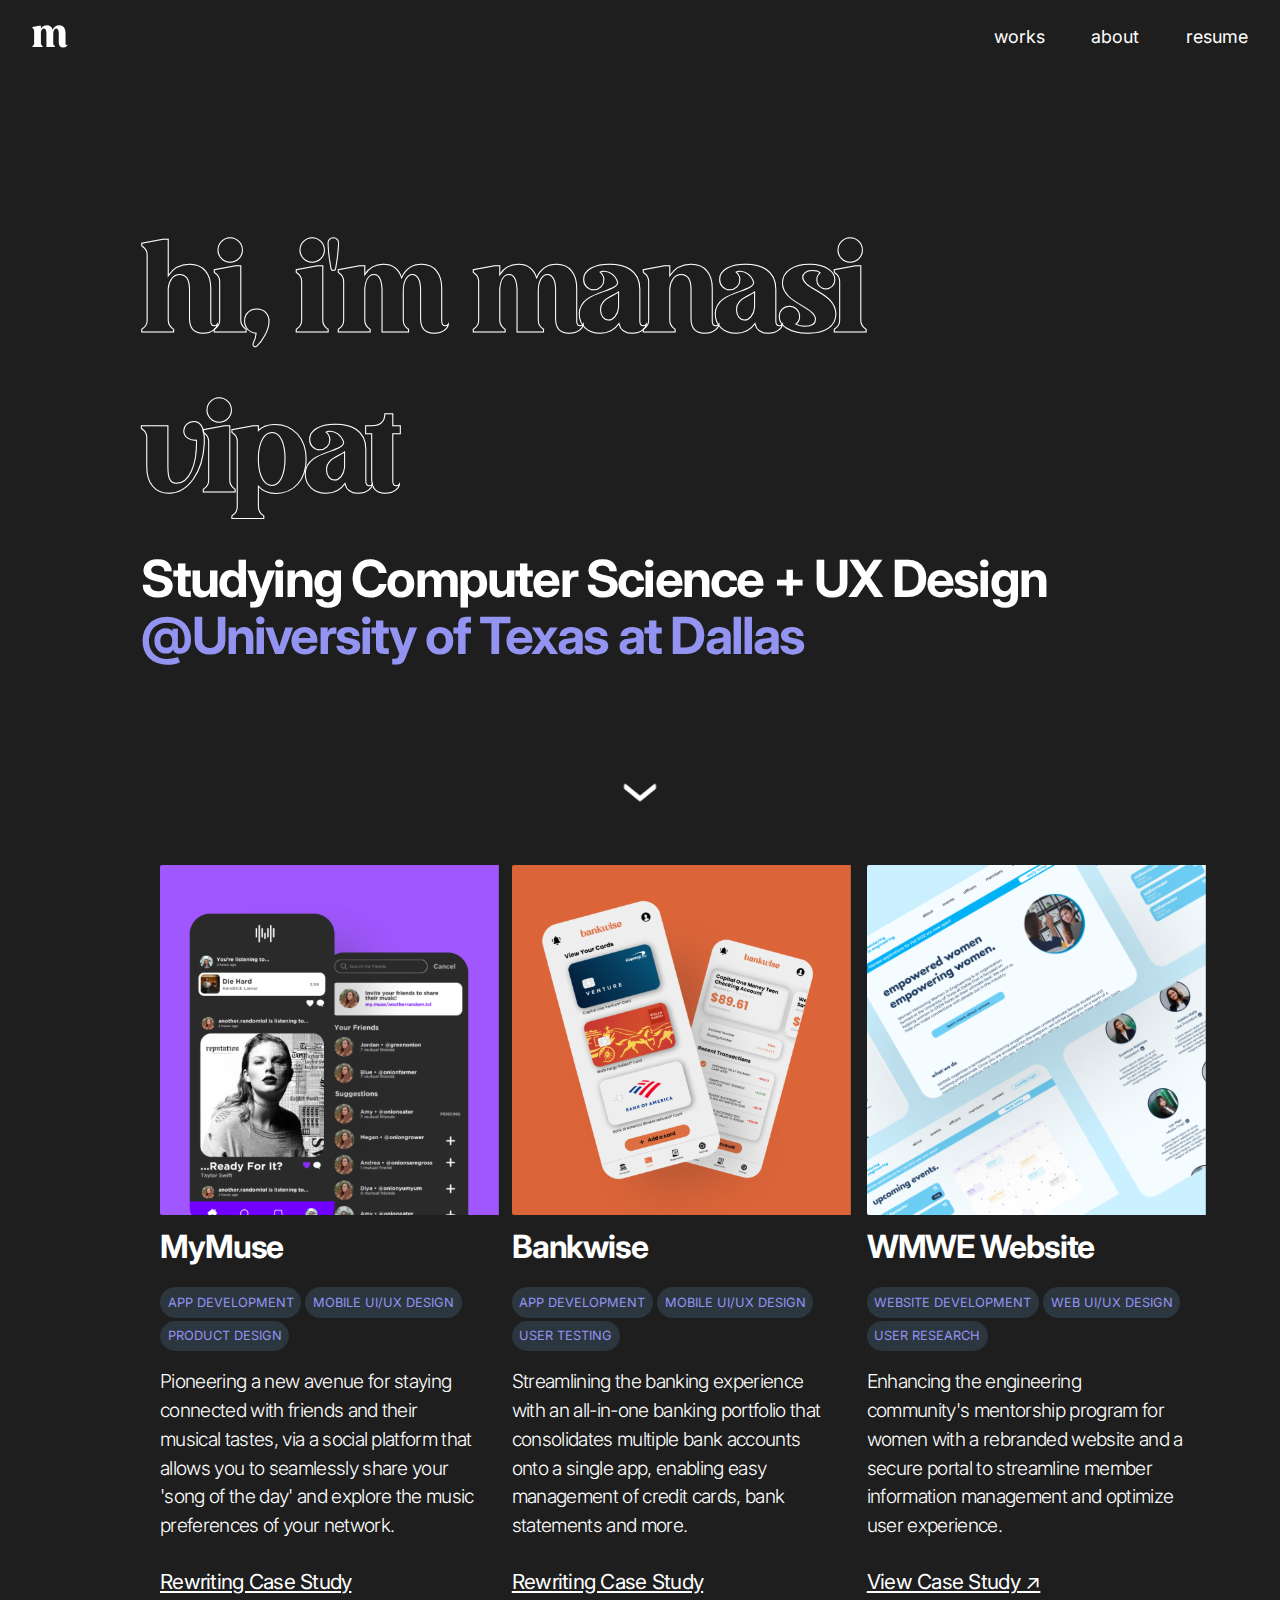
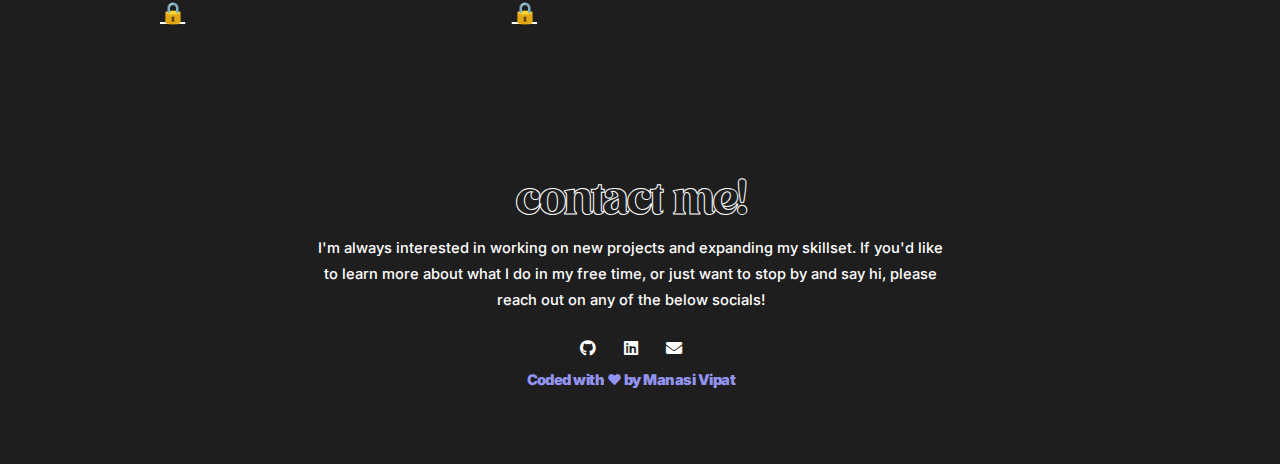
<file: index.html>
<!DOCTYPE HTML>
<!--
	Phantom by HTML5 UP
	html5up.net | @ajlkn
	Free for personal and commercial use under the CCA 3.0 license (html5up.net/license)
-->
<html>
	<head>
		<title>Manasi Vipat — Aspiring Product Designer</title>
		<link rel="apple-touch-icon" sizes="180x180" href="/favicon.svg">
		<link rel="icon" type="image/png" sizes="32x32" href="/favicon.svg">
		<link rel="icon" type="image/png" sizes="16x16" href="/favicon.svg">
		<link rel="manifest" href="site.webmanifest">
		<meta charset="utf-8" />
		<meta name="viewport" content="width=device-width, initial-scale=1, user-scalable=no" />
		<link rel="stylesheet" href="main.css" />
		<link rel="stylesheet" href="animate.css" />
		<link rel="stylesheet" href="assets/css/fontawesome-all.min.css" />
		<noscript><link rel="stylesheet" href="noscript.css" /></noscript>
		<link rel="preconnect" href="https://fonts.googleapis.com"><link rel="preconnect" href="https://fonts.gstatic.com" crossorigin><link href="https://fonts.googleapis.com/css2?family=Poppins:wght@500;600;700&display=swap" rel="stylesheet">
		<!-- <link rel="shortcut icon" href="/favicon.ico?v=2" /> -->

	</head>
	<body class="is-preload">
		<!-- Wrapper -->
			<div id="wrapper">

				<!-- Header -->
					<nav class="navbar navbar-expand-lg">
						<div class="collapse navbar-collapse sub-menu-bar" id="navbarSupportedContent">
							<a class="navbar-brand" href="index.html">
								<img class="logo_pic" src="images/logo.svg" alt="Logo" />
							  </a>

						  <ul id="nav" class="navbar-nav ms-auto aln">
							<li class="nav-item" style="display:inline;">
							  <a class="page-scroll" href="#nav__here">works</a>
							</li>
							<li class="nav-item">
							  <a class="page-scroll" href="aboutme.html">about</a>
							</li>
							<li class="nav-item">
								<a class="page-scroll" target="_blank" href="/Manasi_Vipat_Resume.pdf">resume</a>
							</li>
						  </ul>
						</div>
					  </nav>
					  
				<!-- Main -->
					<div id="main">
						<div class="inner">
							<div class="intro__">
								<header>
									<h1 class="avigea intro_text" style="font-size: 8rem;">hi, i'm <span class="avigea name">manasi vipat</span></h1>
									<h2 style="font-size: 3.2rem; font-weight: 700;">Studying Computer Science + UX Design</h2>
									<h2 style="font-size: 3.2rem; color: #9394F1; line-height: 10px; font-weight: 700; padding-bottom: 3.2rem;">@University of Texas at Dallas</h2>
								</header>
							</div>
							<br>
							<br>
							<center>
							<a href="#nav__here"><img src="images/downarrow.png" height=40px width=40px alt="" /></a>
							</center>
							<div id="features-wrapper">
								<div class="container" style="white-space: normal;">
									<div class="row">
											<div id="nav__here" class="row extracurriculars">
											<div class="col-3 col-12-medium" style="margin-right: .5rem;">
													<img class="group" src="images/project1.svg" alt="" />
													<h2 style="font-size: 2rem; font-weight: 700; color:white;">MyMuse</h2>
													<div style="width: 20rem; padding-bottom: 1rem; padding-top: 1rem;">
													<div style="width: 20rem; padding-bottom: .2rem;">
													<button style="font-size: .8rem; font-weight: 400; color:#9394F1; text-align:center; ">APP DEVELOPMENT</button>
													<button style="font-size: .8rem; font-weight: 400; color:#9394F1; text-align:center">MOBILE UI/UX DESIGN</button>
												</div>
													<button style="font-size: .8rem; font-weight: 400; color:#9394F1; text-align:center">PRODUCT DESIGN</button>
												</div>
													<h2 style="font-size: 1.2rem; font-weight: 300; width: 20rem;">Pioneering a new avenue for staying connected with friends and their musical tastes, via a social platform that allows you to seamlessly share your 'song of the day' and explore the music preferences of your network.</a></h2>
													<br>
													<h3 style="text-decoration: underline; font-size: 1.3rem;"><a>Rewriting Case Study 🔒</a></h3>
											</div>
											<div class="col-3 col-12-medium" style="margin-right: .7rem;">
												<img class="group" src="images/project2.svg" alt="" />
												<h2 style="font-size: 2rem; font-weight: 700; color:white;">Bankwise</h2>
												<div style="width: 20rem; padding-bottom: 1rem; padding-top: 1rem;">
													<div style="width: 20rem; padding-bottom: .2rem;">
													<button style="font-size: .8rem; font-weight: 400; color:#9394F1; text-align:center; ">APP DEVELOPMENT</button>
													<button style="font-size: .8rem; font-weight: 400; color:#9394F1; text-align:center">MOBILE UI/UX DESIGN</button>
												</div>
													<button style="font-size: .8rem; font-weight: 400; color:#9394F1; text-align:center">USER TESTING</button>
												</div>
												<h2 style="font-size: 1.2rem; font-weight: 300; width: 20rem;">Streamlining the banking experience with an all-in-one banking portfolio that consolidates multiple bank accounts onto a single app, enabling easy management of credit cards, bank statements and more.</a></h2>
												<br>
												<h3 style="text-decoration: underline; font-size: 1.3rem;"><a>Rewriting Case Study 🔒</a></h3>		
											</div>
										<div class="col-3 col-12-medium" style="margin-right: .5rem;">
											<img class="group" src="images/project3.svg" alt="" />
											<h2 style="font-size: 2rem; font-weight: 700; color:white; width: 20rem;">WMWE Website</h2>
											<div style="width: 20rem; padding-bottom: 1rem; padding-top: 1rem;">
												<div style="width: 20rem; padding-bottom: .2rem;">
												<button style="font-size: .8rem; font-weight: 400; color:#9394F1; text-align:center; ">WEBSITE DEVELOPMENT</button>
												<button style="font-size: .8rem; font-weight: 400; color:#9394F1; text-align:center">WEB UI/UX DESIGN</button>
											</div>
												<button style="font-size: .8rem; font-weight: 400; color:#9394F1; text-align:center">USER RESEARCH</button>
											</div>
											<h2 style="font-size: 1.2rem; font-weight: 300; width: 20rem;"">Enhancing the engineering community's mentorship program for women with a rebranded website and a secure portal to streamline member information management and optimize user experience.</h2>
											<br>
											<h3 style="text-decoration: underline; font-size: 1.3rem;"><a href="wmwe.html">View Case Study ↗</a></h3>
									</div>
												<!-- <div class="col-12 col-1-medium">
														<section id="nav__here" class="box feature">
															<a href="wmwe.html" class="image featured"><img src="images/project3.png" alt="" /></a>
															<div class="inner">
																<header>
																	<h2 style="font-size: 3rem; font-weight: 700;"><a href="wmwe.html">WMWE Website</a></h2>
																	<button style="font-size: .9rem; font-weight: 400; color:#9394F1; text-align:center">WEB DEVELOPMENT</button>
																	<button style="font-size: .9rem; font-weight: 400; color:#9394F1; text-align:center">WEBSITE UI/UX DESIGN</button>
																	<button style="font-size: .9rem; font-weight: 400; color:#9394F1; text-align:center">USER TESTING</button>
																</header>
																<h3 style="font-size: 1.1rem; font-weight: 500; padding-bottom: .9rem;">Enhancing the engineering community's mentorship program for women with a rebranded website and a secure portal to streamline member information management, optimize user experience, and aid in logistics.

																</h3>
																<h3 style="text-decoration: underline; font-size: 1.3rem;"><a href="wmwe.html">View Case Study ↗</a></h3>
															</div>
														</section>
													</div> -->
									</div>
								</div>
							</div>

				<!-- Footer -->
				<footer id="footer">
					<div class="inner" style="margin-left: 0rem; margin-right: auto">
						<center>
							<section>
								<h1 class="avigea" style="font-size: 3rem; margin: 0.7em 0 0.1em 0">contact me!</h1>
								<p class="footer__text2" style="font-weight: 500;">I'm always interested in working on new projects and expanding my skillset. If you'd like to learn more
									about what I do in my free time, or just want to stop by and say hi, please reach out on any of the below socials!</p>
									<ul class="icons" style="padding-bottom: 2rem;">
										<li><a href="https://github.com/manasivipat" target="_blank" class="icon brands style2 fa-github"><span class="label">GitHub</span></a></li>
										<li><a href="https://www.linkedin.com/in/manasivipat/" target="_blank" class="icon brands style2 fa-linkedin"><span class="label">Linkedin</span></a></li>
										<li><a href="mailto: manasivipat03@gmail.com" target="_blank" class="icon solid style2 fa-envelope"><span class="label">Email</span></a></li>
									</ul>
									<center>
									<h3><b style="color: #9394F1">Coded with &#10084; by Manasi Vipat</b></h3>
								</center>
							</section>
						</center>
					</div>
				</footer>

			</div>

		<!-- Scripts -->
			<script src="assets/js/jquery.min.js"></script>
			<script src="assets/js/browser.min.js"></script>
			<script src="assets/js/breakpoints.min.js"></script>
			<script src="assets/js/util.js"></script>
			<script src="assets/js/main.js"></script>

	</body>
</html>
</file>
<file: noscript.css>
/*
	Phantom by HTML5 UP
	html5up.net | @ajlkn
	Free for personal and commercial use under the CCA 3.0 license (html5up.net/license)
*/

/* Tiles */

	/* body.is-preload .tiles article {
		-moz-transform: none;
		-webkit-transform: none;
		-ms-transform: none;
		transform: none;
		opacity: 1;
	} */
</file>
<file: main.css>
@import url(fontawesome-all.min.css);
@import url("https://fonts.googleapis.com/css?family=Source+Sans+Pro:300,700,900");
@import url('https://fonts.googleapis.com/css2?family=Inter:wght@200;300;400;500;600;700;800;900&display=swap');

/*
	Phantom by HTML5 UP
	html5up.net | @ajlkn
	Free for personal and commercial use under the CCA 3.0 license (html5up.net/license)
*/

@font-face {
	font-family: 'Avigea';
	src: url('../Avigea.ttf') format("truetype");
  }

html, body, div, span, applet, object,
iframe, h1, h2, h3, h4, h5, h6, p, blockquote,
pre, a, abbr, acronym, address, big, cite,
code, del, dfn, em, img, ins, kbd, q, s, samp,
small, strike, strong, sub, sup, tt, var, b,
u, i, center, dl, dt, dd, ol, ul, li, fieldset,
form, label, legend, table, caption, tbody,
tfoot, thead, tr, th, td, article, aside,
canvas, details, embed, figure, figcaption,
footer, header, hgroup, menu, nav, output, ruby,
section, summary, time, mark, audio, video {
	margin: 0;
	padding: 0;
	border: 0;
	font-size: 100%;
	font-family: 'Inter', sans-serif !important;
	color: white;
	font: inherit;
	vertical-align: baseline;
	transition: 200ms ease;
	scroll-behavior: smooth;
}

article, aside, details, figcaption, figure,
footer, header, hgroup, menu, nav, section {
	display: block;
	/* color: #2C363F; */
}

body {
	line-height: 1;
	background-color: #1E1E1E;
}

ul,
ol {
  margin: 0px !important;
  padding: 0px !important;
  list-style-type: none !important;
}

.avigea {
	font-family: 'Avigea' !important;
	color: #1E1E1E;
	-webkit-text-stroke: 1px white;
}

.caption h1 {
	font-size: 2.75em;
    /* font-weight: 700; */
    line-height: 1.25;
    margin: 0 0 0.7em 0 !important;
    letter-spacing: -0.035em;
}

::selection {
	background: #9394F1;
	color: white;
}

.fade-in {
	transition: fadeIn 2s;
}

.me {
	max-height: 600px;
	width: auto;
}

.casestudytext {
	font-size: 1.1rem;
	font-weight: 300;
}

.details {
	margin: 0 0 0 0  !important;
	font-weight: 100;
}

hr {
	width: wmax;
}

.welcome {
	margin-bottom: 0rem;
}

.intro__ {
	text-align: left;
}

.logo_pic {
	margin-left: 2rem !important;
	margin-top: .3rem !important;
}

.intro_text {
	margin-top: 9rem;
	margin-bottom: 0;
}

.name {
	color: #1E1E1E;
	/* animation: fadeInOut .5s; */
}

.name:hover {
	color: #9394F1;
	-webkit-text-stroke: 0px white;
}

.dates {
	color: #E97B93;
}

.bankwise__personas {
	display: flex;
	flex-direction: column;
	justify-content: center;
}

.pink__text1 {
	color: #1E1E1E;
	/* animation: fadeInOut .5s; */
	/* -webkit-text-stroke: 1px white; */
}

.pink__text {
	background: linear-gradient(to right, #FFBCB5, #B5C2F9, #9394F1);
	-webkit-text-fill-color: transparent;
    -webkit-background-clip: text;
	/* text-shadow: 1px 1px 20px #FFBCB5; */
}

.make__larger {
	font-size: 4rem;
	color: white;
	/* background: linear-gradient(to right, #FFBCB5, #B5C2F9, #9394F1); */
	/* background: linear-gradient(to right, #9491e2, #aff2d8); */
	/* -webkit-text-fill-color: transparent;
    -webkit-background-clip: text; */
}

.pink__text1:hover {
	/* color: #E97B93; */
	/* background: linear-gradient(to right, #aed1ef, #f2dfc1, #f0b9ef); */
	background: linear-gradient(to right, #FFBCB5, #B5C2F9, #9394F1);
	-webkit-text-fill-color: transparent;
    -webkit-background-clip: text;
	animation: fadeInOut 1s;
	-webkit-text-stroke: 0px white;

}

@keyframes fadeInOut {
	0% { opacity: 0; }
	100% { opacity: 1; }
  }

.return__ {
	background-color: #2C363F;
	color: #F2F5EA;
}

.box.feature .inner2 {
	padding: 2em 0rem 0em 0rem;
}

.wmwe__wireframes {
	display: flex;
	flex-direction: row;
}

.footer__text1,  .footer__text2{
	color: white;
}

.footer__text1 {
	font-size: 4rem;
	color: #1E1E1E;
	/* animation: fadeInOut .5s; */
	-webkit-text-stroke: 1px white;
	/* background: linear-gradient(to right, #FFBCB5, #B5C2F9, #9394F1);
	-webkit-text-fill-color: transparent;
    -webkit-background-clip: text; */
}

.footer__text1:hover {
	/* color: #E97B93; */
	/* background: linear-gradient(to right, #aed1ef, #f2dfc1, #f0b9ef); */
	background: linear-gradient(to right, #FFBCB5, #B5C2F9, #9394F1);
	-webkit-text-fill-color: transparent;
    -webkit-background-clip: text;
	animation: fadeInOut 1s;
	-webkit-text-stroke: 0px #9394F1;
}

.about__me {
	display: flex;
	flex-direction: row;
	justify-content: space-between;
	padding: 0.5em;
}

.graphic__links {
	text-decoration: underline;
	color: #E97B93;
}

.group__pics {
	display: flex;
	flex-direction: row;
	justify-content: space-around;
	padding: 2rem 5rem 2rem;
}

.project__title {
	text-align: left;
	font-size: 5rem;
	font-weight: 700;
	color: #9394F1;
	margin: 0.7em 0 0em 0 !important;
	/* background: linear-gradient(to right, #FFBCB5, #B5C2F9, #9394F1);
	-webkit-text-fill-color: transparent;
    -webkit-background-clip: text; */
}

.officer {
	width: 40%;
	height: auto;
}

.full {
	height: 30rem;
	background-image: url("images/wmwebanner.svg") !important;
	background-position: 50% 50%;
	background-size: 100%;
}

.group {
	border-radius: 2px; 
	padding-right: .7rem;
	object-fit: cover;
	height: 350px; 
	width: 350px;
}

.overview-text {
	margin-bottom: 10px;
	font-family: Karla,sans-serif;
	font-size: 18px;
	line-height: 34px;
	font-weight: 400;
  }

.skills {
	justify-content: space-between;
	
}

.extracurriculars {
	justify-content: space-between !important;
	margin-left: 0rem;
	margin-right: 2rem;
}

.beige__text {
	color: #F2F5EA !important;
}

ol, ul {
	list-style: none;
}

blockquote, q {
	quotes: none;
}

	blockquote:before, blockquote:after, q:before, q:after {
		content: '';
		content: none;
	}

table {
	border-collapse: collapse;
	border-spacing: 0;
}

body {
	-webkit-text-size-adjust: none;
}

mark {
	background-color: transparent;
	color: inherit;
}

input::-moz-focus-inner {
	border: 0;
	padding: 0;
}

input, select, textarea {
	-moz-appearance: none;
	-webkit-appearance: none;
	-ms-appearance: none;
	appearance: none;
}

.blueish__text {
	/* color: #556676; */
	background: linear-gradient(to right, #FFBCB5, #B5C2F9, #9394F1);
	-webkit-text-fill-color: transparent;
    -webkit-background-clip: text;
}

/* Basic */

	@-ms-viewport {
		width: device-width;
	}

	body {
		-ms-overflow-style: scrollbar;
	}

	@media screen and (max-width: 480px) {

		html, body {
			min-width: 320px;
		}

	}

	html {
		box-sizing: border-box;
	}

	*, *:before, *:after {
		box-sizing: inherit;
	}

	body {
		/* background-image: url("images/trialbackground.png"); */
		/* background-repeat:no-repeat;
		background-size:cover; */
		background: #1E1E1E;
		/* background-image: linear-gradient(to right, #EBF4F5, #B5C6E0); */
		/* background-image: linear-gradient(to right, #EBF4F5, #B5C6E0); */
	}

		body.is-preload *, body.is-preload *:before, body.is-preload *:after {
			-moz-animation: none !important;
			-webkit-animation: none !important;
			-ms-animation: none !important;
			animation: none !important;
			-moz-transition: none !important;
			-webkit-transition: none !important;
			-ms-transition: none !important;
			transition: none !important;
		}

/* Type */

	body, input, select, textarea {
		color: white;
		/* font-family: 'Poppins'; */
		font-size: 16pt;
		/* font-weight: 300; */
		line-height: 1.75;
	}

		@media screen and (max-width: 1680px) {

			body, input, select, textarea {
				font-size: 14pt;
			}

		}

		@media screen and (max-width: 1280px) {

			body, input, select, textarea {
				font-size: 12pt;
			}

		}

	a {
		-moz-transition: border-bottom-color 0.2s ease, color 0.2s ease;
		-webkit-transition: border-bottom-color 0.2s ease, color 0.2s ease;
		-ms-transition: border-bottom-color 0.2s ease, color 0.2s ease;
		transition: border-bottom-color 0.2s ease, color 0.2s ease;
		text-decoration: none;
		color: #F2F5EA;
		/* border-bottom: dotted 1px rgba(88, 88, 88, 0.5); */
	}

		a:hover {
			border-bottom-color: transparent;
			/* background-color: #E97B93; */
			/* color: #E97B93; */
		}

	strong, b {
		font-weight: 900;
	}

	em, i {
		font-style: italic;
	}

	p {
		margin: 0 0 1em 0;
		color: white;
	}

	h1 {
		font-size: 2.75em;
		/* font-weight: 700; */
		line-height: 1.25;
		margin: .7em 0 .7em 0;
		letter-spacing: -0.035em;
	}

		h1 a {
			color: inherit;
		}

		@media screen and (max-width: 736px) {

			h1 {
				font-size: 2em;
				margin: 0 0 1em 0;
			}

		}

		@media screen and (max-width: 360px) {

			h1 {
				font-size: 1.75em;
			}

		}

	h2, h3, h4, h5, h6 {
		font-family: 'Inter', sans-serif !important;
		/* font-weight: 900; */
		line-height: 1.5;
		margin: 0 0 0 0;
		/* text-transform: uppercase; */
		letter-spacing: -0.035em;
	}

		h2 a, h3 a, h4 a, h5 a, h6 a {
			color: inherit;
		}

	h2 {
		font-size: 1.1em;
	}

	h3 {
		font-size: 1em;
	}

	h4 {
		font-size: 0.8em;
	}

	h5 {
		font-size: 0.8em;
	}

	h6 {
		font-size: 0.8em;
	}

	@media screen and (max-width: 980px) {

		h1 br, h2 br, h3 br, h4 br, h5 br, h6 br {
			display: none;
		}

	}

	@media screen and (max-width: 736px) {

		h2 {
			font-size: 1em;
		}

		h3 {
			font-size: 0.8em;
		}

	}

	sub {
		font-size: 0.8em;
		position: relative;
		top: 0.5em;
	}

	sup {
		font-size: 0.8em;
		position: relative;
		top: -0.5em;
	}

	blockquote {
		border-left: solid 4px #c9c9c9;
		/* font-style: italic; */
		margin: 0 0 2em 0;
		padding: 0.5em 0 0.5em 2em;
	}

	code {
		background: rgba(144, 144, 144, 0.075);
		border-radius: 4px;
		border: solid 1px #c9c9c9;
		font-family: "Courier New", monospace;
		font-size: 0.9em;
		margin: 0 0.25em;
		padding: 0.25em 0.65em;
	}

	pre {
		-webkit-overflow-scrolling: touch;
		font-family: "Courier New", monospace;
		font-size: 0.9em;
		margin: 0 0 2em 0;
	}

		pre code {
			display: block;
			line-height: 1.75;
			padding: 1em 1.5em;
			overflow-x: auto;
		}

	hr {
		border: 0;
		border-bottom: solid 1px #c9c9c9;
		margin: 2em 0;
	}

		hr.major {
			margin: 3em 0;
		}

	.align-left {
		text-align: left;
	}

	.align-center {
		text-align: center;
	}

	.align-right {
		text-align: right;
	}


/*
	Verti by HTML5 UP
	html5up.net | @ajlkn
	Free for personal and commercial use under the CCA 3.0 license (html5up.net/license)
*/

/* Container */

	.container {
		margin: 0 auto;
		max-width: 100%;
		width: 1400px;
	}

		@media screen and (max-width: 1680px) {

			.container {
				width: 1200px;
			}

		}

		@media screen and (max-width: 1280px) {

			.container {
				width: 960px;
			}

		}

		@media screen and (max-width: 980px) {

			.container {
				width: 90%;
			}

		}

		@media screen and (max-width: 736px) {

			.container {
				width: 100%;
			}

		}

/* Row */

	.row {
		display: flex;
		flex-wrap: wrap;
		box-sizing: border-box;
		align-items: stretch;
	}

		.row > * {
			box-sizing: border-box;
		}

		.row.gtr-uniform > * > :last-child {
			margin-bottom: 0;
		}

		.row.aln-left {
			justify-content: flex-start;
		}

		.row.aln-center {
			justify-content: center;
		}

		.row.aln-right {
			justify-content: flex-end;
		}

		.row.aln-top {
			align-items: flex-start;
		}

		.row.aln-middle {
			align-items: center;
		}

		.row.aln-bottom {
			align-items: flex-end;
		}

		.row > .imp {
			order: -1;
		}

		.row > .col-1 {
			width: 8.33333%;
		}

		.row > .off-1 {
			margin-left: 8.33333%;
		}

		.row > .col-2 {
			width: 16.66667%;
		}

		.row > .off-2 {
			margin-left: 16.66667%;
		}

		.row > .col-3 {
			width: 25%;
		}

		.row > .off-3 {
			margin-left: 25%;
		}

		.row > .col-4 {
			width: 33.33333%;
		}

		.row > .off-4 {
			margin-left: 33.33333%;
		}

		.row > .col-5 {
			width: 41.66667%;
		}

		.row > .off-5 {
			margin-left: 41.66667%;
		}

		.row > .col-6 {
			width: 50%;
		}

		.row > .off-6 {
			margin-left: 50%;
		}

		.row > .col-7 {
			width: 58.33333%;
		}

		.row > .off-7 {
			margin-left: 58.33333%;
		}

		.row > .col-8 {
			width: 66.66667%;
		}

		.row > .off-8 {
			margin-left: 66.66667%;
		}

		.row > .col-9 {
			width: 75%;
		}

		.row > .off-9 {
			margin-left: 75%;
		}

		.row > .col-10 {
			width: 83.33333%;
		}

		.row > .off-10 {
			margin-left: 83.33333%;
		}

		.row > .col-11 {
			width: 91.66667%;
		}

		.row > .off-11 {
			margin-left: 91.66667%;
		}

		.row > .col-12 {
			width: 100%;
		}

		.row > .off-12 {
			margin-left: 100%;
		}

		.row.gtr-0 {
			margin-top: 0px;
			margin-left: 0px;
		}

			.row.gtr-0 > * {
				padding: 0px 0 0 0px;
			}

			.row.gtr-0.gtr-uniform {
				margin-top: 0px;
			}

				.row.gtr-0.gtr-uniform > * {
					padding-top: 0px;
				}

		.row.gtr-25 {
			margin-top: -10px;
			margin-left: -10px;
		}

			.row.gtr-25 > * {
				padding: 10px 0 0 10px;
			}

			.row.gtr-25.gtr-uniform {
				margin-top: -10px;
			}

				.row.gtr-25.gtr-uniform > * {
					padding-top: 10px;
				}

		.row.gtr-50 {
			margin-top: -20px;
			margin-left: -20px;
		}

			.row.gtr-50 > * {
				padding: 20px 0 0 20px;
			}

			.row.gtr-50.gtr-uniform {
				margin-top: -20px;
			}

				.row.gtr-50.gtr-uniform > * {
					padding-top: 20px;
				}

		.row {
			margin-top: -40px;
			margin-left: 0px;
		}

			.row > * {
				padding: 40px 0 0 40px;
			}

			.row.gtr-uniform {
				margin-top: -40px;
			}

				.row.gtr-uniform > * {
					padding-top: 40px;
				}

		.row.gtr-150 {
			margin-top: -60px;
			margin-left: -60px;
		}

			.row.gtr-150 > * {
				padding: 60px 0 0 60px;
			}

			.row.gtr-150.gtr-uniform {
				margin-top: -60px;
			}

				.row.gtr-150.gtr-uniform > * {
					padding-top: 60px;
				}

		.row.gtr-200 {
			margin-top: -80px;
			margin-left: -80px;
		}

			.row.gtr-200 > * {
				padding: 80px 0 0 80px;
			}

			.row.gtr-200.gtr-uniform {
				margin-top: -80px;
			}

				.row.gtr-200.gtr-uniform > * {
					padding-top: 80px;
				}

		@media screen and (max-width: 1680px) {

			.row {
				display: flex;
				flex-wrap: wrap;
				box-sizing: border-box;
				align-items: stretch;
			}

				.row > * {
					box-sizing: border-box;
				}

				.row.gtr-uniform > * > :last-child {
					margin-bottom: 0;
				}

				.row.aln-left {
					justify-content: flex-start;
				}

				.row.aln-center {
					justify-content: center;
				}

				.row.aln-right {
					justify-content: flex-end;
				}

				.row.aln-top {
					align-items: flex-start;
				}

				.row.aln-middle {
					align-items: center;
				}

				.row.aln-bottom {
					align-items: flex-end;
				}

				.row > .imp-xlarge {
					order: -1;
				}

				.row > .col-1-xlarge {
					width: 8.33333%;
				}

				.row > .off-1-xlarge {
					margin-left: 8.33333%;
				}

				.row > .col-2-xlarge {
					width: 16.66667%;
				}

				.row > .off-2-xlarge {
					margin-left: 16.66667%;
				}

				.row > .col-3-xlarge {
					width: 25%;
				}

				.row > .off-3-xlarge {
					margin-left: 25%;
				}

				.row > .col-4-xlarge {
					width: 33.33333%;
				}

				.row > .off-4-xlarge {
					margin-left: 33.33333%;
				}

				.row > .col-5-xlarge {
					width: 41.66667%;
				}

				.row > .off-5-xlarge {
					margin-left: 41.66667%;
				}

				.row > .col-6-xlarge {
					width: 50%;
				}

				.row > .off-6-xlarge {
					margin-left: 50%;
				}

				.row > .col-7-xlarge {
					width: 58.33333%;
				}

				.row > .off-7-xlarge {
					margin-left: 58.33333%;
				}

				.row > .col-8-xlarge {
					width: 66.66667%;
				}

				.row > .off-8-xlarge {
					margin-left: 66.66667%;
				}

				.row > .col-9-xlarge {
					width: 75%;
				}

				.row > .off-9-xlarge {
					margin-left: 75%;
				}

				.row > .col-10-xlarge {
					width: 83.33333%;
				}

				.row > .off-10-xlarge {
					margin-left: 83.33333%;
				}

				.row > .col-11-xlarge {
					width: 91.66667%;
				}

				.row > .off-11-xlarge {
					margin-left: 91.66667%;
				}

				.row > .col-12-xlarge {
					width: 100%;
				}

				.row > .off-12-xlarge {
					margin-left: 100%;
				}

				.row.gtr-0 {
					margin-top: 0px;
					margin-left: 0px;
				}

					.row.gtr-0 > * {
						padding: 0px 0 0 0px;
					}

					.row.gtr-0.gtr-uniform {
						margin-top: 0px;
					}

						.row.gtr-0.gtr-uniform > * {
							padding-top: 0px;
						}

				.row.gtr-25 {
					margin-top: -10px;
					margin-left: -10px;
				}

					.row.gtr-25 > * {
						padding: 10px 0 0 10px;
					}

					.row.gtr-25.gtr-uniform {
						margin-top: -10px;
					}

						.row.gtr-25.gtr-uniform > * {
							padding-top: 10px;
						}

				.row.gtr-50 {
					margin-top: -20px;
					margin-left: -20px;
				}

					.row.gtr-50 > * {
						padding: 20px 0 0 20px;
					}

					.row.gtr-50.gtr-uniform {
						margin-top: -20px;
					}

						.row.gtr-50.gtr-uniform > * {
							padding-top: 20px;
						}

				.row {
					margin-top: -40px;
					/* margin-left: -40px; */
				}

					.row > * {
						padding: 40px 0 0 40px;
					}

					.row.gtr-uniform {
						margin-top: -40px;
					}

						.row.gtr-uniform > * {
							padding-top: 40px;
						}

				.row.gtr-150 {
					margin-top: -60px;
					margin-left: -60px;
				}

					.row.gtr-150 > * {
						padding: 60px 0 0 60px;
					}

					.row.gtr-150.gtr-uniform {
						margin-top: -60px;
					}

						.row.gtr-150.gtr-uniform > * {
							padding-top: 60px;
						}

				.row.gtr-200 {
					margin-top: -80px;
					margin-left: -80px;
				}

					.row.gtr-200 > * {
						padding: 80px 0 0 80px;
					}

					.row.gtr-200.gtr-uniform {
						margin-top: -80px;
					}

						.row.gtr-200.gtr-uniform > * {
							padding-top: 80px;
						}

		}

		@media screen and (max-width: 1280px) {

			.row {
				display: flex;
				flex-wrap: wrap;
				box-sizing: border-box;
				align-items: stretch;
			}

				.row > * {
					box-sizing: border-box;
				}

				.row.gtr-uniform > * > :last-child {
					margin-bottom: 0;
				}

				.row.aln-left {
					justify-content: flex-start;
				}

				.row.aln-center {
					justify-content: center;
				}

				.row.aln-right {
					justify-content: flex-end;
				}

				.row.aln-top {
					align-items: flex-start;
				}

				.row.aln-middle {
					align-items: center;
				}

				.row.aln-bottom {
					align-items: flex-end;
				}

				.row > .imp-large {
					order: -1;
				}

				.row > .col-1-large {
					width: 8.33333%;
				}

				.row > .off-1-large {
					margin-left: 8.33333%;
				}

				.row > .col-2-large {
					width: 16.66667%;
				}

				.row > .off-2-large {
					margin-left: 16.66667%;
				}

				.row > .col-3-large {
					width: 25%;
				}

				.row > .off-3-large {
					margin-left: 25%;
				}

				.row > .col-4-large {
					width: 33.33333%;
				}

				.row > .off-4-large {
					margin-left: 33.33333%;
				}

				.row > .col-5-large {
					width: 41.66667%;
				}

				.row > .off-5-large {
					margin-left: 41.66667%;
				}

				.row > .col-6-large {
					width: 50%;
				}

				.row > .off-6-large {
					margin-left: 50%;
				}

				.row > .col-7-large {
					width: 58.33333%;
				}

				.row > .off-7-large {
					margin-left: 58.33333%;
				}

				.row > .col-8-large {
					width: 66.66667%;
				}

				.row > .off-8-large {
					margin-left: 66.66667%;
				}

				.row > .col-9-large {
					width: 75%;
				}

				.row > .off-9-large {
					margin-left: 75%;
				}

				.row > .col-10-large {
					width: 83.33333%;
				}

				.row > .off-10-large {
					margin-left: 83.33333%;
				}

				.row > .col-11-large {
					width: 91.66667%;
				}

				.row > .off-11-large {
					margin-left: 91.66667%;
				}

				.row > .col-12-large {
					width: 100%;
				}

				.row > .off-12-large {
					margin-left: 100%;
				}

				.row.gtr-0 {
					margin-top: 0px;
					margin-left: 0px;
				}

					.row.gtr-0 > * {
						padding: 0px 0 0 0px;
					}

					.row.gtr-0.gtr-uniform {
						margin-top: 0px;
					}

						.row.gtr-0.gtr-uniform > * {
							padding-top: 0px;
						}

				.row.gtr-25 {
					margin-top: -6.25px;
					margin-left: -6.25px;
				}

					.row.gtr-25 > * {
						padding: 6.25px 0 0 6.25px;
					}

					.row.gtr-25.gtr-uniform {
						margin-top: -6.25px;
					}

						.row.gtr-25.gtr-uniform > * {
							padding-top: 6.25px;
						}

				.row.gtr-50 {
					margin-top: -12.5px;
					margin-left: -12.5px;
				}

					.row.gtr-50 > * {
						padding: 12.5px 0 0 12.5px;
					}

					.row.gtr-50.gtr-uniform {
						margin-top: -12.5px;
					}

						.row.gtr-50.gtr-uniform > * {
							padding-top: 12.5px;
						}

				.row {
					margin-top: -25px;
					margin-left: -25px;
				}

					.row > * {
						padding: 25px 0 0 25px;
					}

					.row.gtr-uniform {
						margin-top: -25px;
					}

						.row.gtr-uniform > * {
							padding-top: 25px;
						}

				.row.gtr-150 {
					margin-top: -37.5px;
					margin-left: -37.5px;
				}

					.row.gtr-150 > * {
						padding: 37.5px 0 0 37.5px;
					}

					.row.gtr-150.gtr-uniform {
						margin-top: -37.5px;
					}

						.row.gtr-150.gtr-uniform > * {
							padding-top: 37.5px;
						}

				.row.gtr-200 {
					margin-top: -50px;
					margin-left: -50px;
				}

					.row.gtr-200 > * {
						padding: 50px 0 0 50px;
					}

					.row.gtr-200.gtr-uniform {
						margin-top: -50px;
					}

						.row.gtr-200.gtr-uniform > * {
							padding-top: 50px;
						}

		}

		@media screen and (max-width: 980px) {

			.row {
				display: flex;
				flex-wrap: wrap;
				box-sizing: border-box;
				align-items: stretch;
			}

				.row > * {
					box-sizing: border-box;
				}

				.row.gtr-uniform > * > :last-child {
					margin-bottom: 0;
				}

				.row.aln-left {
					justify-content: flex-start;
				}

				.row.aln-center {
					justify-content: center;
				}

				.row.aln-right {
					justify-content: flex-end;
				}

				.row.aln-top {
					align-items: flex-start;
				}

				.row.aln-middle {
					align-items: center;
				}

				.row.aln-bottom {
					align-items: flex-end;
				}

				.row > .imp-medium {
					order: -1;
				}

				.row > .col-1-medium {
					width: 8.33333%;
				}

				.row > .off-1-medium {
					margin-left: 8.33333%;
				}

				.row > .col-2-medium {
					width: 16.66667%;
				}

				.row > .off-2-medium {
					margin-left: 16.66667%;
				}

				.row > .col-3-medium {
					width: 25%;
				}

				.row > .off-3-medium {
					margin-left: 25%;
				}

				.row > .col-4-medium {
					width: 33.33333%;
				}

				.row > .off-4-medium {
					margin-left: 33.33333%;
				}

				.row > .col-5-medium {
					width: 41.66667%;
				}

				.row > .off-5-medium {
					margin-left: 41.66667%;
				}

				.row > .col-6-medium {
					width: 50%;
				}

				.row > .off-6-medium {
					margin-left: 50%;
				}

				.row > .col-7-medium {
					width: 58.33333%;
				}

				.row > .off-7-medium {
					margin-left: 58.33333%;
				}

				.row > .col-8-medium {
					width: 66.66667%;
				}

				.row > .off-8-medium {
					margin-left: 66.66667%;
				}

				.row > .col-9-medium {
					width: 75%;
				}

				.row > .off-9-medium {
					margin-left: 75%;
				}

				.row > .col-10-medium {
					width: 83.33333%;
				}

				.row > .off-10-medium {
					margin-left: 83.33333%;
				}

				.row > .col-11-medium {
					width: 91.66667%;
				}

				.row > .off-11-medium {
					margin-left: 91.66667%;
				}

				.row > .col-12-medium {
					width: 100%;
				}

				.row > .off-12-medium {
					margin-left: 100%;
				}

				.row.gtr-0 {
					margin-top: 0px;
					margin-left: 0px;
				}

					.row.gtr-0 > * {
						padding: 0px 0 0 0px;
					}

					.row.gtr-0.gtr-uniform {
						margin-top: 0px;
					}

						.row.gtr-0.gtr-uniform > * {
							padding-top: 0px;
						}

				.row.gtr-25 {
					margin-top: -6.25px;
					margin-left: -6.25px;
				}

					.row.gtr-25 > * {
						padding: 6.25px 0 0 6.25px;
					}

					.row.gtr-25.gtr-uniform {
						margin-top: -6.25px;
					}

						.row.gtr-25.gtr-uniform > * {
							padding-top: 6.25px;
						}

				.row.gtr-50 {
					margin-top: -12.5px;
					margin-left: -12.5px;
				}

					.row.gtr-50 > * {
						padding: 12.5px 0 0 12.5px;
					}

					.row.gtr-50.gtr-uniform {
						margin-top: -12.5px;
					}

						.row.gtr-50.gtr-uniform > * {
							padding-top: 12.5px;
						}

				.row {
					margin-top: -25px;
					margin-left: -25px;
				}

					.row > * {
						padding: 25px 0 0 25px;
					}

					.row.gtr-uniform {
						margin-top: -25px;
					}

						.row.gtr-uniform > * {
							padding-top: 25px;
						}

				.row.gtr-150 {
					margin-top: -37.5px;
					margin-left: -37.5px;
				}

					.row.gtr-150 > * {
						padding: 37.5px 0 0 37.5px;
					}

					.row.gtr-150.gtr-uniform {
						margin-top: -37.5px;
					}

						.row.gtr-150.gtr-uniform > * {
							padding-top: 37.5px;
						}

				.row.gtr-200 {
					margin-top: -50px;
					margin-left: -50px;
				}

					.row.gtr-200 > * {
						padding: 50px 0 0 50px;
					}

					.row.gtr-200.gtr-uniform {
						margin-top: -50px;
					}

						.row.gtr-200.gtr-uniform > * {
							padding-top: 50px;
						}

		}

		@media screen and (max-width: 736px) {

			.row {
				display: flex;
				flex-wrap: wrap;
				box-sizing: border-box;
				align-items: stretch;
			}

				.row > * {
					box-sizing: border-box;
				}

				.row.gtr-uniform > * > :last-child {
					margin-bottom: 0;
				}

				.row.aln-left {
					justify-content: flex-start;
				}

				.row.aln-center {
					justify-content: center;
				}

				.row.aln-right {
					justify-content: flex-end;
				}

				.row.aln-top {
					align-items: flex-start;
				}

				.row.aln-middle {
					align-items: center;
				}

				.row.aln-bottom {
					align-items: flex-end;
				}

				.row > .imp-small {
					order: -1;
				}

				.row > .col-1-small {
					width: 8.33333%;
				}

				.row > .off-1-small {
					margin-left: 8.33333%;
				}

				.row > .col-2-small {
					width: 16.66667%;
				}

				.row > .off-2-small {
					margin-left: 16.66667%;
				}

				.row > .col-3-small {
					width: 25%;
				}

				.row > .off-3-small {
					margin-left: 25%;
				}

				.row > .col-4-small {
					width: 33.33333%;
				}

				.row > .off-4-small {
					margin-left: 33.33333%;
				}

				.row > .col-5-small {
					width: 41.66667%;
				}

				.row > .off-5-small {
					margin-left: 41.66667%;
				}

				.row > .col-6-small {
					width: 50%;
				}

				.row > .off-6-small {
					margin-left: 50%;
				}

				.row > .col-7-small {
					width: 58.33333%;
				}

				.row > .off-7-small {
					margin-left: 58.33333%;
				}

				.row > .col-8-small {
					width: 66.66667%;
				}

				.row > .off-8-small {
					margin-left: 66.66667%;
				}

				.row > .col-9-small {
					width: 75%;
				}

				.row > .off-9-small {
					margin-left: 75%;
				}

				.row > .col-10-small {
					width: 83.33333%;
				}

				.row > .off-10-small {
					margin-left: 83.33333%;
				}

				.row > .col-11-small {
					width: 91.66667%;
				}

				.row > .off-11-small {
					margin-left: 91.66667%;
				}

				.row > .col-12-small {
					width: 100%;
				}

				.row > .off-12-small {
					margin-left: 100%;
				}

				.row.gtr-0 {
					margin-top: 0px;
					margin-left: 0px;
				}

					.row.gtr-0 > * {
						padding: 0px 0 0 0px;
					}

					.row.gtr-0.gtr-uniform {
						margin-top: 0px;
					}

						.row.gtr-0.gtr-uniform > * {
							padding-top: 0px;
						}

				.row.gtr-25 {
					margin-top: -5px;
					margin-left: -5px;
				}

					.row.gtr-25 > * {
						padding: 5px 0 0 5px;
					}

					.row.gtr-25.gtr-uniform {
						margin-top: -5px;
					}

						.row.gtr-25.gtr-uniform > * {
							padding-top: 5px;
						}

				.row.gtr-50 {
					margin-top: -10px;
					margin-left: -10px;
				}

					.row.gtr-50 > * {
						padding: 10px 0 0 10px;
					}

					.row.gtr-50.gtr-uniform {
						margin-top: -10px;
					}

						.row.gtr-50.gtr-uniform > * {
							padding-top: 10px;
						}

				.row {
					margin-top: -20px;
					margin-left: -20px;
				}

					.row > * {
						padding: 20px 0 0 20px;
					}

					.row.gtr-uniform {
						margin-top: -20px;
					}

						.row.gtr-uniform > * {
							padding-top: 20px;
						}

				.row.gtr-150 {
					margin-top: -30px;
					margin-left: -30px;
				}

					.row.gtr-150 > * {
						padding: 30px 0 0 30px;
					}

					.row.gtr-150.gtr-uniform {
						margin-top: -30px;
					}

						.row.gtr-150.gtr-uniform > * {
							padding-top: 30px;
						}

				.row.gtr-200 {
					margin-top: -40px;
					margin-left: -40px;
				}

					.row.gtr-200 > * {
						padding: 40px 0 0 40px;
					}

					.row.gtr-200.gtr-uniform {
						margin-top: -40px;
					}

						.row.gtr-200.gtr-uniform > * {
							padding-top: 40px;
						}

		}

/* Section/Article */

	section, article {
		margin-bottom: 5em;
	}

	section > :last-child,
	article > :last-child,
	section:last-child,
	article:last-child {
		margin-bottom: 0;
	}

	header {
		margin: 0 0 2em 0;
	}

		header h2, header h3 {
			margin: 0 0 0.25em 0;
		}

		header p {
			margin: 0;
		}

	footer {
		margin: 2.5em 0 0 0;
	}

/* Forms */

	form label {
		display: block;
		font-weight: 800;
		margin: 0 0 1em 0;
		font-size: 0.8em;
		color: #444;
	}

	form input[type="text"],
	form input[type="email"],
	form input[type="password"],
	form select,
	form textarea {
		-webkit-appearance: none;
		display: block;
		width: 100%;
		border-radius: 8px;
		border: solid 1px #eee;
	}

		form input[type="text"]:focus,
		form input[type="email"]:focus,
		form input[type="password"]:focus,
		form select:focus,
		form textarea:focus {
			border-color: #0090c5;
		}

	form input[type="text"],
	form input[type="email"],
	form input[type="password"] {
		line-height: 3em;
		padding: 0 1em;
	}

	form select {
		line-height: 3em;
		padding: 0 1em;
	}

	form textarea {
		min-height: 9em;
		padding: 1em;
	}

	form ::-webkit-input-placeholder {
		color: #555 !important;
	}

	form :-moz-placeholder {
		color: #555 !important;
	}

	form ::-moz-placeholder {
		color: #555 !important;
	}

	form :-ms-input-placeholder {
		color: #555 !important;
	}

	form ::-moz-focus-inner {
		border: 0;
	}

/* Tables */

	table {
		width: 100%;
	}

		table tr {
			border-top: solid 1px #eee;
		}

			table tr:first-child {
				border-top: 0;
			}

		table td {
			padding: 0.5em 1em 0.5em 1em;
		}

		table th {
			text-align: left;
			padding: 0.5em 1em 0.5em 1em;
			font-weight: 800;
			margin: 0 0 1em 0;
		}

		table thead {
			background: #404248;
			color: #fff;
		}

/* Image */

	.image {
		display: inline-block;
		outline: 0;
	}

		.image img {
			display: block;
			width: 100%;
			border-radius: 8px;
		}

		.image.fit {
			display: block;
			width: 100%;
		}

		.image.featured {
			display: block;
			max-height: auto;
			width: 100%;
			margin: 0 0 2.5em 0;
		}

		.image.left {
			float: left;
			margin: 0 2em 2em 0;
		}

		.image.centered {
			display: block;
			margin: 0 0 2.5em 0;
		}

			.image.centered img {
				margin: 0 auto;
				width: auto;
			}

/* Button */

	input[type="button"],
	input[type="submit"],
	input[type="reset"],
	button,
	.button {
		-moz-transition: background-color .25s ease-in-out;
		-webkit-transition: background-color .25s ease-in-out;
		-ms-transition: background-color .25s ease-in-out;
		transition: background-color .25s ease-in-out;
		-webkit-appearance: none;
		position: relative;
		display: inline-block;
		background: #2C363F;
		color: #fff;
		text-decoration: none;
		border-radius: 23px;
		font-family: 'Inter', sans-serif !important;
		font-weight: 800;
		outline: 0;
		border: 0;
		cursor: pointer;
		font-size: 1.20em;
		padding: 0.6em 0.6em;
	}

		input[type="button"].icon:before,
		input[type="submit"].icon:before,
		input[type="reset"].icon:before,
		button.icon:before,
		.button.icon:before {
			position: relative;
			margin-right: 0.5em;
			top: 0.05em;
		}

		/* input[type="button"]:hover,
		input[type="submit"]:hover,
		input[type="reset"]:hover,
		button:hover,
		.button:hover {
			background: #E97B93;
		} */

		/* input[type="button"]:active,
		input[type="submit"]:active,
		input[type="reset"]:active,
		button:active,
		.button:active {
			background: #E97B93;
		} */

		input[type="button"].alt,
		input[type="submit"].alt,
		input[type="reset"].alt,
		button.alt,
		.button.alt {
			background: #f1f1f1;
			background: rgba(0, 0, 0, 0.05);
			color: #444;
		}

			input[type="button"].alt:hover,
			input[type="submit"].alt:hover,
			input[type="reset"].alt:hover,
			button.alt:hover,
			.button.alt:hover {
				background: #e8e8e8;
				background: rgba(0, 0, 0, 0.085);
			}

			input[type="button"].alt:active,
			input[type="submit"].alt:active,
			input[type="reset"].alt:active,
			button.alt:active,
			.button.alt:active {
				background: #e4e4e4;
				background: rgba(0, 0, 0, 0.15);
			}

		input[type="button"].large,
		input[type="submit"].large,
		input[type="reset"].large,
		button.large,
		.button.large {
			font-size: 2.25em;
			padding: 0.8em 0.9em;
		}

/* List */

	ul {
		list-style: disc;
		padding-left: 1em;
	}

		ul li {
			padding-left: 0.5em;
		}

		ul.style2 {
			list-style: none;
			padding-left: 0;
		}

			ul.style2 li {
				padding-left: 0;
			}

	ol {
		list-style: decimal;
		padding-left: 1.25em;
	}

		ol li {
			padding-left: 0.25em;
		}

/* Actions */

	ul.actions {
		list-style: none;
		padding-left: 0;
	}

		ul.actions li {
			display: inline-block;
			padding: 0 0 0 0.25em;
			margin: 0 0 0 0.25em;
		}

			ul.actions li:first-child {
				margin-left: 0;
				padding-left: 0;
			}

/* Menu */

	ul.menu {
		list-style: none;
		padding-left: 0;
	}

		ul.menu li {
			border-left: solid 1px #e0e0e0;
			display: inline-block;
			padding: 0 0 0 0.75em;
			margin: 0 0 0 0.75em;
		}

			ul.menu li:first-child {
				border-left: 0;
				margin-left: 0;
				padding-left: 0;
			}

/* Box */

	.box {
		/* background: linear-gradient(to right, #FFBCB5, #B5C2F9, #9394F1); */
		background: #1e1e1e;
		/* border: linear-gradient(to right, #FFBCB5, #B5C2F9, #9394F1); */
		border-radius: 10px;
		padding: 2em;
		display: flex;
		flex-direction: row;

		
	}

	.box:hover {
		/* border: 3.5px solid #FFBCB5; */
		/* border-radius: 24px; */
		/* box-shadow: 1px 1px 20px #FFBCB5; */
        /* background: linear-gradient(to bottom right, #FFBCB5, #B5C2F9, #9394F1); */
	}


		.box.feature {
			padding: 0;
		}

			.box.feature .inner {
				padding: 0em 2em 5em 5em;
			}

			.box.feature h2 {
				/* color: #F2F5EA; */
				color: white;
				font-size: 1.35em;
			}

			.box.feature p {
				color: white;
				margin: 0;
			}



			.box.feature .image {
				position: relative;
				margin: 0;
			}

				.box.feature .image img {
					/* border-top-left-radius: 36px;
					border-top-right-radius: 36px;
					border-bottom-left-radius: 0px;
					border-bottom-right-radius: 0px; */
					border-radius: 10px;
				}

/* Icon */

.icon {
	text-decoration: none;
	border-bottom: none;
	position: relative;
}

	.icon:before {
		-moz-osx-font-smoothing: grayscale;
		-webkit-font-smoothing: antialiased;
		display: inline-block;
		font-style: normal;
		font-variant: normal;
		text-rendering: auto;
		line-height: 1;
		text-transform: none !important;
		font-family: 'Font Awesome 5 Free';
		font-weight: 400;
	}

	.icon > .label {
		display: none;
	}

	.icon:before {
		line-height: inherit;
	}

	.icon.solid:before {
		font-weight: 900;
	}

	.icon.brands:before {
		font-family: 'Font Awesome 5 Brands';
	}

	.icon.style2 {
		-moz-transition: background-color 0.2s ease-in-out, color 0.2s ease-in-out, border-color 0.2s ease-in-out;
		-webkit-transition: background-color 0.2s ease-in-out, color 0.2s ease-in-out, border-color 0.2s ease-in-out;
		-ms-transition: background-color 0.2s ease-in-out, color 0.2s ease-in-out, border-color 0.2s ease-in-out;
		transition: background-color 0.2s ease-in-out, color 0.2s ease-in-out, border-color 0.2s ease-in-out;
		background-color: transparent;
		/* border: solid 1px #c9c9c9; */
		border-radius: 4px;
		width: 2.65em;
		height: 2.65em;
		display: inline-block;
		text-align: center;
		line-height: 2.65em;
		color: inherit;
		margin: 1px 0;
	}

		.icon.style2:before {
			font-size: 1.1em;
			color: white;
		}

		.icon.style2:hover {
			border: solid 3px;
			border: 2px solid #9394F1;
			/* border-radius: 24px; */
			/* box-shadow: 1px 1px 10px #FFBCB5; */
			margin: 0;
		}

		.icon.style2:active {
			background-color: white;
		}

		.icon.style1 {
			-moz-transition: background-color 0.2s ease-in-out, color 0.2s ease-in-out, border-color 0.2s ease-in-out;
			-webkit-transition: background-color 0.2s ease-in-out, color 0.2s ease-in-out, border-color 0.2s ease-in-out;
			-ms-transition: background-color 0.2s ease-in-out, color 0.2s ease-in-out, border-color 0.2s ease-in-out;
			transition: background-color 0.2s ease-in-out, color 0.2s ease-in-out, border-color 0.2s ease-in-out;
			background-color: transparent;
			/* border: solid 1px #c9c9c9; */
			border-radius: 4px;
			width: 2.65em;
			height: 2.65em;
			display: inline-block;
			text-align: center;
			line-height: 2.65em;
			color: inherit;
		}
	
			.icon.style1:before {
				font-size: 1.1em;
				color: white;
			}
	
			.icon.style1:hover {
				border: solid 2px;
				border: .5px solid #FFBCB5;
				/* border-radius: 24px; */
				box-shadow: 1px 1px 10px #FFBCB5;
				/* background-color: #E97B93; */
			}
	
			.icon.style1:active {
				background-color: rgba(242, 132, 158, 0.1);
			}

/* Icons */


ul.icons {
	cursor: default;
	list-style: none;
	padding-left: 0;
	margin: -1em 0 2em -1em;
}

ul.icons:hover {
	cursor: default;
	list-style: none;
	padding-left: 0;
	padding-top: 0;
	margin: -1em 0 2em -1em;
	color: #FFBCB5;
}

	ul.icons li {
		display: inline-block;
		padding: 0 0 0 0em;
	}


/* Widgets */

	.widget.thumbnails .grid {
		margin: 0 0 3em 0;
	}

	.widget.thumbnails .image {
		margin: 0;
	}

	.widget.contact ul {
		list-style: none;
		padding-left: 0;
		overflow: hidden;
		position: relative;
		left: -4px;
		top: 4px;
		margin-bottom: 1.5em;
	}

		.widget.contact ul li {
			display: inline-block;
			margin-right: 0.25em;
			padding-left: 0;
		}

			.widget.contact ul li a {
				-moz-transition: background-color .25s ease-in-out;
				-webkit-transition: background-color .25s ease-in-out;
				-ms-transition: background-color .25s ease-in-out;
				transition: background-color .25s ease-in-out;
				display: inline-block;
				width: 2.5em;
				height: 2.5em;
				text-align: center;
				line-height: 2.5em;
				border-radius: 0.35em;
				outline: 0;
				opacity: 0.75;
				text-decoration: none;
				background: #222222;
			}

				.widget.contact ul li a:before {
					color: #f3f3f3;
					font-size: 1.5em;
					line-height: inherit;
				}

				.widget.contact ul li a:hover {
					background: #444444;
				}

				.widget.contact ul li a:active {
					background: #666666;
				}

/* Wrappers */

	#header-wrapper {
		padding: 4.5em 0 3em 0;
	}

	#features-wrapper {
		padding: 3em 0 3em 0;
	}

	#main-wrapper {
		background: #fff;
		box-shadow: 0px 3px 0px 0px rgba(0, 0, 0, 0.05);
		padding: 5em 0 5em 0;
	}

	#footer-wrapper {
		padding: 6em 0 8em 0;
	}

/* Header */

	#header {
		position: relative;
	}

/* Logo */

	#logo {
		display: inline-block;
	}

		#logo h1 {
			background: #ff4486;
			color: #fff;
			border-radius: 6px;
			font-family: 'Oleo Script', serif;
			font-weight: 400;
			padding: 0.25em 0.2em 0.25em 0.2em;
			font-size: 3.25em;
			letter-spacing: 0.05em;
			display: inline-block;
			vertical-align: middle;
		}

		#logo span {
			font-weight: 800;
			line-height: 4.5em;
			letter-spacing: 0.025em;
			font-size: 0.9em;
			vertical-align: middle;
			margin: 0 0 0 1.25em;
		}

/* Nav */

@media only screen and (min-width: 768px) and (max-width: 991px), (max-width: 767px) {
	.navbar-collapse {
	  position: absolute;
	  top: 100%;
	  left: 0;
	  width: 100%;
	  background-color: #1E1E1E;
	  z-index: 9;
	  box-shadow: 0px 15px 20px 0px rgba(0, 0, 0, 0.1);
	  padding: 5px 12px;
	}
  }
  
  .navbar-area {
	display: flex;
	justify-content: space-between;
	position: absolute;
	color: #1E1E1E;
	top: 0;
	left: 0;
	width: 100%;
	z-index: 99;
	transition: all 0.3s ease-out 0s;
  }
  
  .sticky {
	position: fixed;
	z-index: 99;
	background-color: #1E1E1E;
	box-shadow: 0px 20px 50px 0px rgba(0, 0, 0, 0.05);
	transition: all 0.3s ease-out 0s;
  }
  
  .sticky .navbar {
	padding: 17px 0;
  }
  
  @media only screen and (min-width: 768px) and (max-width: 991px), (max-width: 767px) {
	.sticky .navbar {
	  padding: 15px 0;
	}
  }
  
  .sticky .navbar .navbar-nav .nav-item a {
	color: white;
  }
  
  .sticky .navbar .navbar-toggler .toggler-icon {
	background: white;
  }
  
  .navbar {
	padding: 0;
	border-radius: 5px;
	position: relative;
	transition: all 0.3s ease-out 0s;
	padding: 20px 0;
  }
  
  @media only screen and (min-width: 768px) and (max-width: 991px), (max-width: 767px) {
	.navbar {
	  padding: 17px 0;
	}
  }
  
  .navbar-brand {
	padding: 0;
  }
  
  .navbar-brand img {
	max-width: 180px;
  }
  
  .navbar-toggler {
	padding: 0;
  }
  
  .navbar-toggler:focus {
	outline: none;
	box-shadow: none;
  }
  
  .navbar-toggler .toggler-icon {
	width: 30px;
	height: 2px;
	background-color: #1E1E1E;
	display: block;
	margin: 5px 0;
	position: relative;
	transition: all 0.3s ease-out 0s;
  }
  
  .navbar-toggler.active .toggler-icon:nth-of-type(1) {
	transform: rotate(45deg);
	top: 7px;
  }
  
  .navbar-toggler.active .toggler-icon:nth-of-type(2) {
	opacity: 0;
  }
  
  .navbar-toggler.active .toggler-icon:nth-of-type(3) {
	transform: rotate(135deg);
	top: -7px;
  }
  
  @media only screen and (min-width: 768px) and (max-width: 991px), (max-width: 767px) {
	.navbar-collapse {
	  position: absolute;
	  top: 100%;
	  left: 0;
	  width: 100%;
	  background-color: #1E1E1E;
	  z-index: 9;
	  box-shadow: 0px 15px 20px 0px rgba(0, 0, 0, 0.1);
	  padding: 5px 12px;
	}
  }
  
  .navbar-nav .nav-item {
	position: relative;
	margin-left: 40px;
  }
  
  @media only screen and (min-width: 768px) and (max-width: 991px), (max-width: 767px) {
	.navbar-nav .nav-item {
	  margin-left: 20px;
	}
  }
  
  .navbar-nav .nav-item a {
	font-size: 18px;
	font-weight: 400;
	color: white;
	transition: all 0.3s ease-out 0s;
	padding: 10px 0;
	position: relative;
  }
  
  @media only screen and (min-width: 768px) and (max-width: 991px), (max-width: 767px) {
	.navbar-nav .nav-item a {
	  display: inline-block;
	  padding: 6px 0px;
	  color: #6B6F92;
	}
  }
  
  .navbar-nav .nav-item a::before {
	content: '';
	position: absolute;
	bottom: 0;
	right: 0;
	left: auto;
	width: 0;
	height: 2px;
	background: #9394F1;
	z-index: -1;
	opacity: 0;
	border-radius: 10px;
	transition: all 0.3s ease-out 0s;
  }
  
  .navbar-nav .nav-item a:hover, .navbar-nav .nav-item a.active {
	color: white;
  }
  
  .navbar-nav .nav-item a:hover::before, .navbar-nav .nav-item a.active::before {
	right: auto;
	left: 0;
	opacity: 1;
	width: 100%;
  }
  
  .navbar-nav .nav-item:hover .sub-menu {
	top: 100%;
	opacity: 1;
	visibility: visible;
  }
  
  @media only screen and (min-width: 768px) and (max-width: 991px) {
	.navbar-nav .nav-item:hover .sub-menu {
	  top: 0;
	}
  }
  
  @media (max-width: 767px) {
	.navbar-nav .nav-item:hover .sub-menu {
	  top: 0;
	}
  }
  
  .navbar-nav .nav-item .sub-menu {
	width: 200px;
	background-color: #1E1E1E;
	box-shadow: 0px 0px 20px 0px rgba(0, 0, 0, 0.1);
	position: absolute;
	top: 110%;
	left: 0;
	opacity: 0;
	visibility: hidden;
	transition: all 0.3s ease-out 0s;
  }
  
  @media only screen and (min-width: 768px) and (max-width: 991px) {
	.navbar-nav .nav-item .sub-menu {
	  position: relative;
	  width: 100%;
	  top: 0;
	  display: none;
	  opacity: 1;
	  visibility: visible;
	}
  }
  
  @media (max-width: 767px) {
	.navbar-nav .nav-item .sub-menu {
	  position: relative;
	  width: 100%;
	  top: 0;
	  display: none;
	  opacity: 1;
	  visibility: visible;
	}
  }
  
  .navbar-nav .nav-item .sub-menu li {
	display: block;
  }
  
  .navbar-nav .nav-item .sub-menu li a {
	display: block;
	padding: 8px 20px;
	color: #222;
  }
  
  .navbar-nav .nav-item .sub-menu li a.active, .navbar-nav .nav-item .sub-menu li a:hover {
	padding-left: 25px;
	color: #9394F1;
  }
  
  .navbar-nav .sub-nav-toggler {
	display: none;
  }
  
  @media only screen and (min-width: 768px) and (max-width: 991px) {
	.navbar-nav .sub-nav-toggler {
	  display: block;
	  position: absolute;
	  right: 0;
	  top: 0;
	  background: none;
	  color: #222;
	  font-size: 18px;
	  border: 0;
	  width: 30px;
	  height: 30px;
	}
  }
  
  @media (max-width: 767px) {
	.navbar-nav .sub-nav-toggler {
	  display: block;
	  position: absolute;
	  right: 0;
	  top: 0;
	  background: none;
	  color: #222;
	  font-size: 18px;
	  border: 0;
	  width: 30px;
	  height: 30px;
	}
  }
  
  .navbar-nav .sub-nav-toggler span {
	width: 8px;
	height: 8px;
	border-left: 1px solid #222;
	border-bottom: 1px solid #222;
	transform: rotate(-45deg);
	position: relative;
	top: -5px;
  }

	#nav {
		display: flex;
		flex-direction: row;
		position: absolute;
		right: 2rem;
		top: 1.3rem;
		font-size: 0.9em;
		margin-bottom: 5rem;
	}

		#nav ul {
			list-style: none;
			padding-left: 0;
		}

			#nav ul li {
				float: left;
				line-height: 4.5em;
				padding-left: 1.5em;
			}

				#nav ul li a, #nav ul li span {
					-moz-transition: background-color .25s ease-in-out;
					-webkit-transition: background-color .25s ease-in-out;
					-ms-transition: background-color .25s ease-in-out;
					transition: background-color .25s ease-in-out;
					font-weight: 800;
					letter-spacing: 0.025em;
					color: #696969;
					text-decoration: none;
					border-radius: 6px;
					padding: 0.5em 1em 0.5em 1em;
				}

				#nav ul li > ul {
					display: none;
				}

				#nav ul li:hover a, #nav ul li:hover span {
					background: #fff;
				}

				#nav ul li.active a, #nav ul li.active span {
					background: #fff;
				}

				#nav ul li.current a {
					background: #444;
					color: #fff;
				}

	.dropotron {
		background: #fff;
		letter-spacing: 0.025em;
		color: #696969;
		text-decoration: none;
		border-radius: 6px;
		padding: 0.75em 0;
		min-width: 15em;
		box-shadow: inset 0 0 0 1px rgba(0, 0, 0, 0.1), 0 0.25em 0.25em 0.1em rgba(0, 0, 0, 0.025);
		margin-top: calc(-0.75em + 1px);
		margin-left: -1px;
		list-style: none;
		padding-left: 0;
	}

		.dropotron li {
			border-top: solid 1px #eee;
			line-height: 3em;
			padding-left: 0;
		}

			.dropotron li:first-child {
				border-top: 0;
			}

			.dropotron li > a, .dropotron li > span {
				-moz-transition: color .25s ease-in-out, background-color .25s ease-in-out;
				-webkit-transition: color .25s ease-in-out, background-color .25s ease-in-out;
				-ms-transition: color .25s ease-in-out, background-color .25s ease-in-out;
				transition: color .25s ease-in-out, background-color .25s ease-in-out;
				text-decoration: none;
				color: inherit;
				display: block;
				padding: 0 1.5em;
			}

				.dropotron li > a:hover, .dropotron li > span:hover {
					background: #eee;
				}

			.dropotron li.active > a, .dropotron li.active > span {
				background: #eee;
			}

		.dropotron.level-0 {
			font-size: 0.8em;
			margin-left: 1.5em;
			margin-top: 0;
		}

			.dropotron.level-0:before {
				content: '';
				position: absolute;
				top: -0.5em;
				left: 1em;
				border-bottom: solid 0.75em #ffffff;
				border-left: solid 0.75em transparent;
				border-right: solid 0.75em transparent;
				z-index: 1;
			}

/* Banner */

	#banner {
		position: relative;
		padding: 4.5em;
	}

		#banner h2 {
			font-size: 3.5em;
			margin: 0.1em 0 0.35em 0;
		}

		#banner p {
			font-size: 2.75em;
			line-height: 1.35em;
			margin: 0;
		}

		#banner .button {
			width: 100%;
			margin-bottom: 0.5em;
		}

			#banner .button.icon:before {
				position: absolute;
				right: 0.15em;
				top: 50%;
				margin-top: -0.5em;
			}

			#banner .button.alt {
				margin-bottom: 0;
			}

		#banner ul {
			list-style: none;
			padding-left: 0;
			margin: 0 0 0 2em;
		}

			#banner ul li {
				padding-left: 0;
			}

/* Footer */

#footer {
	padding: 5em 0 2em 0 !important;
	text-align: left !important;
	/* background-color: #394550; */
}

	#footer > .inner {
		display: -moz-flex;
		display: -webkit-flex;
		display: -ms-flex;
		display: flex;
		justify-content: space-around;
		-moz-flex-wrap: wrap;
		-webkit-flex-wrap: wrap;
		-ms-flex-wrap: wrap;
		flex-wrap: wrap;
		-moz-flex-direction: row;
		-webkit-flex-direction: row;
		-ms-flex-direction: row;
		flex-direction: row;
	}

		#footer > .inner > * > :last-child {
			margin-bottom: 0;
		}

		#footer > .inner section:nth-child(1) {
			width: calc(66% - 2.5em);
			margin-right: 2.5em;
		}

		#footer > .inner section:nth-child(2) {
			width: calc(33% - 2.5em);
			margin-left: 2.5em;
		}

		#footer > .inner .copyright {
			width: 100%;
			padding: 0;
			margin-top: 5em;
			list-style: none;
			font-size: 0.8em;
			/* color: rgba(88, 88, 88, 0.5); */
		}

			#footer > .inner .copyright a {
				color: inherit;
			}

			#footer > .inner .copyright li {
				display: inline-block;
				border-left: solid 1px rgba(88, 88, 88, 0.15);
				line-height: 1;
				padding: 0 0 0 1em;
				margin: 0 0 0 1em;
			}

				#footer > .inner .copyright li:first-child {
					border-left: 0;
					padding-left: 0;
					margin-left: 0;
				}

	@media screen and (max-width: 1280px) {

		#footer {
			padding: 5em 0 3em 0 ;
		}

			#footer > .inner section:nth-child(1) {
				width: calc(66% - 1.25em);
				margin-right: 1.25em;
			}

			#footer > .inner section:nth-child(2) {
				width: calc(33% - 1.25em);
				margin-left: 1.25em;
			}

	}

	@media screen and (max-width: 980px) {

		#footer > .inner section:nth-child(1) {
			width: 66%;
			margin-right: 0;
		}

		#footer > .inner section:nth-child(2) {
			width: calc(33% - 2.5em);
			margin-left: 2.5em;
		}

	}

	@media screen and (max-width: 736px) {

		#footer {
			padding: 3em 0 1em 0 ;
		}

			#footer > .inner {
				-moz-flex-direction: column;
				-webkit-flex-direction: column;
				-ms-flex-direction: column;
				flex-direction: column;
			}

				#footer > .inner section:nth-child(1) {
					width: 100%;
					margin-right: 0;
					margin: 3em 0 0 0;
				}

				#footer > .inner section:nth-child(2) {
					-moz-order: -1;
					-webkit-order: -1;
					-ms-order: -1;
					order: -1;
					width: 100%;
					margin-left: 0;
				}

				#footer > .inner .copyright {
					margin-top: 3em;
				}

	}

	@media screen and (max-width: 480px) {

		#footer > .inner .copyright {
			margin-top: 3em;
		}

			#footer > .inner .copyright li {
				border-left: 0;
				padding-left: 0;
				margin: 0.75em 0 0 0;
				display: block;
				line-height: inherit;
			}

				#footer > .inner .copyright li:first-child {
					margin-top: 0;
				}

	}

/* XLarge */

	@media screen and (max-width: 1680px) {

		/* Basic */

			body, input, select, textarea {
				font-size: 12pt;
			}

	}

/* Large */

	@media screen and (max-width: 1280px) {

		/* Basic */

			body, input, select, textarea {
				font-size: 11pt;
			}

	}

/* Medium */

	#navPanel, #navToggle {
		display: none;
	}

	@media screen and (max-width: 980px) {

		/* Basic */

			html, body {
				overflow-x: hidden;
			}

			body, input, select, textarea {
				font-size: 11pt;
			}

		/* Section/Article */

			section, article {
				clear: both;
				margin-bottom: 3em !important;
			}

			section.last, article.last {
				margin-bottom: 0 !important;
			}

		/* Image */

			.image.left {
				width: 25%;
				margin-bottom: 2em !important;
			}

		/* Menu */

			ul.menu li {
				display: block;
				border: 0 !important;
				padding: 0 !important;
				margin: 0 !important;
			}

		/* Actions */

			ul.actions li {
				display: block;
				padding: 0;
				margin: 1em 0 0 0;
			}

				ul.actions li:first-child {
					margin-top: 0;
				}

		/* Button */

			input[type="button"],
			input[type="submit"],
			input[type="reset"],
			button,
			.button {
				width: 100%;
				text-align: center;
				font-size: 1.35em;
				padding: 0.85em 0 !important;
			}

				input[type="button"].icon,
				input[type="submit"].icon,
				input[type="reset"].icon,
				button.icon,
				.button.icon {
					padding-right: 0.75em !important;
				}

					input[type="button"].icon:before,
					input[type="submit"].icon:before,
					input[type="reset"].icon:before,
					button.icon:before,
					.button.icon:before {
						margin-right: 0.5em;
						top: 0.05em;
					}

		/* Wrappers */

			#header-wrapper {
				padding: 3em 0 1em 0;
				text-align: center;
			}

			#footer-wrapper {
				padding: 6em 0 4em 0;
			}

		/* Header */

			#header {
				margin: 0 auto;
			}

		/* Logo */

			#logo span {
				display: block;
				margin: 0;
			}

		/* Nav */

			#nav {
				display: none;
			}

		/* Banner */

			#banner {
				padding: 4.5em 3em;
				text-align: center;
			}

				#banner ul {
					margin: 2em 0 0 0;
				}

				#banner .button.icon:before {
					position: relative;
					right: auto;
					top: auto;
				}

		/* Content */

			#content {
				border-bottom: solid 1px #e8e8e8;
				padding-bottom: 4em;
				margin-bottom: 0 !important;
			}

				#content > :last-child {
					margin-bottom: 0 !important;
				}

			#sidebar > :last-child {
				margin-bottom: 0 !important;
			}

		/* Footer */

			#copyright {
				padding: 0;
			}

		/* Nav */

			#page-wrapper {
				-moz-backface-visibility: hidden;
				-webkit-backface-visibility: hidden;
				-ms-backface-visibility: hidden;
				backface-visibility: hidden;
				-moz-transition: -moz-transform 0.5s ease;
				-webkit-transition: -webkit-transform 0.5s ease;
				-ms-transition: -ms-transform 0.5s ease;
				transition: transform 0.5s ease;
				padding-bottom: 1px;
			}

			#navToggle {
				-moz-backface-visibility: hidden;
				-webkit-backface-visibility: hidden;
				-ms-backface-visibility: hidden;
				backface-visibility: hidden;
				-moz-transition: -moz-transform 0.5s ease;
				-webkit-transition: -webkit-transform 0.5s ease;
				-ms-transition: -ms-transform 0.5s ease;
				transition: transform 0.5s ease;
				display: block;
				height: 44px;
				left: 0;
				position: fixed;
				top: 0;
				width: 100%;
				z-index: 10001;
			}

				#navToggle .toggle {
					text-decoration: none;
					width: 70px;
					height: 50px;
					opacity: 0.35;
				}

					#navToggle .toggle:before {
						-moz-osx-font-smoothing: grayscale;
						-webkit-font-smoothing: antialiased;
						display: inline-block;
						font-style: normal;
						font-variant: normal;
						text-rendering: auto;
						line-height: 1;
						text-transform: none !important;
						font-family: 'Font Awesome 5 Free';
						font-weight: 900;
					}

					#navToggle .toggle:before {
						display: inline-block;
						text-decoration: none;
						position: absolute;
						left: 6px;
						top: 6px;
						background: rgba(0, 0, 0, 0.5);
						width: 58px;
						height: 38px;
						border-radius: 6px;
						content: '\f0c9';
						color: #fff;
						text-align: center;
						line-height: 38px;
						font-size: 20px;
					}

					#navToggle .toggle:active {
						opacity: 0.75;
					}

			#navPanel {
				-moz-backface-visibility: hidden;
				-webkit-backface-visibility: hidden;
				-ms-backface-visibility: hidden;
				backface-visibility: hidden;
				-moz-transform: translateX(-275px);
				-webkit-transform: translateX(-275px);
				-ms-transform: translateX(-275px);
				transform: translateX(-275px);
				-moz-transition: -moz-transform 0.5s ease;
				-webkit-transition: -webkit-transform 0.5s ease;
				-ms-transition: -ms-transform 0.5s ease;
				transition: transform 0.5s ease;
				display: block;
				height: 100%;
				left: 0;
				overflow-y: auto;
				position: fixed;
				top: 0;
				width: 275px;
				z-index: 10002;
				background: #fff;
				box-shadow: inset -3px 0px 0px 0px #dfdfdf;
				padding: 0 23px 0 20px;
			}

				#navPanel .link {
					display: block;
					text-decoration: none;
					height: 54px;
					line-height: 54px;
					border-top: solid 1px #e8e8e8;
					color: #696969;
				}

					#navPanel .link:first-child {
						border-top: 0;
					}

				#navPanel .indent-1 {
					display: inline-block;
					width: 1em;
				}

				#navPanel .indent-2 {
					display: inline-block;
					width: 2em;
				}

				#navPanel .indent-3 {
					display: inline-block;
					width: 3em;
				}

				#navPanel .indent-4 {
					display: inline-block;
					width: 4em;
				}

				#navPanel .indent-5 {
					display: inline-block;
					width: 5em;
				}

				#navPanel .depth-0 {
					color: #444;
					font-weight: 800;
				}

			body.navPanel-visible #page-wrapper {
				-moz-transform: translateX(275px);
				-webkit-transform: translateX(275px);
				-ms-transform: translateX(275px);
				transform: translateX(275px);
			}

			body.navPanel-visible #navToggle {
				-moz-transform: translateX(275px);
				-webkit-transform: translateX(275px);
				-ms-transform: translateX(275px);
				transform: translateX(275px);
			}

			body.navPanel-visible #navPanel {
				-moz-transform: translateX(0);
				-webkit-transform: translateX(0);
				-ms-transform: translateX(0);
				transform: translateX(0);
			}

	}

/* Small */

	@media screen and (max-width: 736px) {

		/* Basic */

			body, input, select, textarea {
				line-height: 2em;
			}

			h2, h3, h4, h5, h6 {
				font-size: 13pt;
				margin: 0 0 1em 0;
			}

		/* Section/Article */

			section, article {
				clear: both;
				margin-bottom: 3em !important;
			}

				section.last, article.last {
					margin-bottom: 0 !important;
				}

		/* Image */

			.image.left {
				width: 25%;
				margin-bottom: 2em !important;
			}

		/* Menu */

			ul.menu li {
				display: block;
				border: 0 !important;
				padding: 0 !important;
				margin: 0 !important;
			}

		/* Actions */

			ul.actions li {
				display: block;
				padding: 0;
				margin: 1em 0 0 0;
			}

				ul.actions li:first-child {
					margin-top: 0;
				}

		/* Button */

			input[type="button"],
			input[type="submit"],
			input[type="reset"],
			button,
			.button {
				width: 100%;
				text-align: center;
				font-size: 1.25em !important;
				padding: 0.65em 0 !important;
			}

				input[type="button"].icon,
				input[type="submit"].icon,
				input[type="reset"].icon,
				button.icon,
				.button.icon {
					padding-right: 0.75em !important;
				}

					input[type="button"].icon:before,
					input[type="submit"].icon:before,
					input[type="reset"].icon:before,
					button.icon:before,
					.button.icon:before {
						margin-right: 0.5em;
						top: 0.05em;
					}

		/* Box */

			.box {
				padding: 15px 15px 15px 15px;
				margin: 0;
			}

				.box.feature {
					margin: 20px 0 0 0 !important;
					padding: 0;
				}

					.box.feature .inner {
						padding: 30px 15px 30px 15px;
					}

					.box.feature p {
						margin: 0;
					}

					.box.feature .image {
						position: relative;
						margin: 0;
					}

						.box.feature .image img {
							border-radius: 0;
						}

		/* Widgets */

			.widget.thumbnails .image {
				margin: 0;
			}

			.widget.thumbnails .x {
				padding: 1em 0.5em 0 0;
			}

			.widget.thumbnails .y {
				padding: 1em 0 0 0.5em;
			}

			.widget.thumbnails .row:first-child .x, .widget.thumbnails .row:first-child .y {
				padding-top: 0;
			}

		/* Wrappers */

			#header-wrapper {
				padding: 3em 0 1.5em 0;
			}

			#banner-wrapper {
				padding: 0 15px 0 15px;
			}

			#features-wrapper {
				padding: 0 15px 40px 15px;
			}

			#main-wrapper, #footer-wrapper {
				padding: 40px 30px 40px 30px;
			}

		/* Logo */

			#logo h1 {
				font-size: 2.75em;
				padding: 0.2em 0.275em;
			}

			#logo span {
				line-height: 3em;
			}

		/* Banner */

			#banner {
				text-align: center;
				padding: 15px 15px 15px 15px;
				margin: 0 auto !important;
			}

				#banner h2 {
					font-size: 2em;
					margin: 0.75em 0 0.5em 0;
				}

				#banner p {
					font-size: 1.5em;
					line-height: 1.5em;
					margin: 0;
				}

				#banner ul {
					margin: 0;
				}

				#banner .button {
					margin: 0 0 1em 0;
				}

		/* Content */

			#content {
				padding-bottom: 3em;
			}

		/* Footer */

			#footer section {
				border-bottom: solid 1px #ccc;
				padding-bottom: 1em;
				margin-bottom: .5em !important;
			}

			#copyright {
				text-align: left;
			}

	}
/* Header */

	#header {
		padding: 8em 0 0.1em 0 ;
	}

		#header .logo {
			display: block;
			border-bottom: 0;
			color: inherit;
			font-weight: 900;
			letter-spacing: 0.35em;
			margin: 0 0 2.5em 0;
			text-decoration: none;
			text-transform: uppercase;
			display: inline-block;
		}

			#header .logo > * {
				display: inline-block;
				vertical-align: middle;
			}

			#header .logo .symbol {
				margin-right: 0.65em;
			}

				#header .logo .symbol img {
					display: block;
					width: 2em;
					height: 2em;
				}

		#header nav {
			position: fixed;
			right: 2em;
			top: 2em;
			z-index: 10000;
		}

			#header nav ul {
				display: -moz-flex;
				display: -webkit-flex;
				display: -ms-flex;
				display: flex;
				-moz-align-items: center;
				-webkit-align-items: center;
				-ms-align-items: center;
				align-items: center;
				list-style: none;
				margin: 0;
				padding: 0;
			}

				#header nav ul li {
					display: flex;
					flex-direction: row;
					padding: 0;
				}

					#header nav ul li a {
						display: block;
						position: relative;
						height: 3em;
						line-height: 3em;
						padding: 0 1.5em;
						background-color: rgba(255, 255, 255, 0.5);
						border-radius: 4px;
						border: 0;
						font-size: 0.8em;
						font-weight: 900;
						letter-spacing: 0.35em;
						text-transform: uppercase;
					}

					/* #header nav ul li a[href="#menu"] {
						-webkit-tap-highlight-color: transparent;
						width: 4em;
						text-indent: 4em;
						font-size: 1em;
						overflow: hidden;
						padding: 0;
						white-space: nowrap;
					} */

						#header nav ul li a[href="#menu"]:before, #header nav ul li a[href="#menu"]:after {
							-moz-transition: opacity 0.2s ease;
							-webkit-transition: opacity 0.2s ease;
							-ms-transition: opacity 0.2s ease;
							transition: opacity 0.2s ease;
							content: '';
							display: block;
							position: absolute;
							top: 0;
							left: 0;
							width: 100%;
							height: 100%;
							background-color: #1e1e1e;
							background-position: center;
							background-repeat: no-repeat;
							background-size: 2em 2em;
						}

						#header nav ul li a[href="#menu"]:before {
							/* color: #F2F5EA; */
							background-image: url("data:image/svg+xml;charset=utf8,%3Csvg xmlns='http://www.w3.org/2000/svg' width='100' height='100' viewBox='0 0 100 100' preserveAspectRatio='none'%3E%3Cstyle%3Eline %7B stroke-width: 8px%3B stroke: %23f2849e%3B %7D%3C/style%3E%3Cline x1='0' y1='25' x2='100' y2='25' /%3E%3Cline x1='0' y1='50' x2='100' y2='50' /%3E%3Cline x1='0' y1='75' x2='100' y2='75' /%3E%3C/svg%3E");
							opacity: 0;
						}

						/* #header nav ul li a[href="#menu"]:after {
							background-image: url("data:image/svg+xml;charset=utf8,%3Csvg xmlns='http://www.w3.org/2000/svg' width='100' height='100' viewBox='0 0 100 100' preserveAspectRatio='none'%3E%3Cstyle%3Eline %7B stroke-width: 8px%3B stroke: %23585858%3B %7D%3C/style%3E%3Cline x1='0' y1='25' x2='100' y2='25' /%3E%3Cline x1='0' y1='50' x2='100' y2='50' /%3E%3Cline x1='0' y1='75' x2='100' y2='75' /%3E%3C/svg%3E");
							opacity: 1;
						} */

						#header nav ul li a[href="#menu"]:hover:before {
							/* color: #F2F5EA; */
							opacity: 1;
						}

						#header nav ul li a[href="#menu"]:hover:after {
							opacity: 0;
						}

		@media screen and (max-width: 736px) {

			#header {
				padding: 4em 0 0.1em 0 ;
			}

				#header nav {
					right: 0.5em;
					top: 0.5em;
				}

					#header nav ul li a[href="#menu"]:before, #header nav ul li a[href="#menu"]:after {
						background-size: 1.5em 1.5em;
					}

		}

/* Menu */

	.menu__style {
		color: #F2F5EA !important;
	}

	#wrapper {
		-moz-transition: opacity 0.45s ease;
		-webkit-transition: opacity 0.45s ease;
		-ms-transition: opacity 0.45s ease;
		transition: opacity 0.45s ease;
		opacity: 1;
	}

	#menu {
		-moz-transform: translateX(22em);
		-webkit-transform: translateX(22em);
		-ms-transform: translateX(22em);
		transform: translateX(22em);
		-moz-transition: -moz-transform 0.45s ease, visibility 0.45s;
		-webkit-transition: -webkit-transform 0.45s ease, visibility 0.45s;
		-ms-transition: -ms-transform 0.45s ease, visibility 0.45s;
		transition: transform 0.45s ease, visibility 0.45s;
		position: fixed;
		top: 0;
		right: 0;
		width: 22em;
		max-width: 80%;
		height: 100%;
		-webkit-overflow-scrolling: touch;
		background: #1E1E1E;
		color: white;
		cursor: default;
		visibility: hidden;
		z-index: 10002;
	}

		#menu > .inner {
			-moz-transition: opacity 0.45s ease;
			-webkit-transition: opacity 0.45s ease;
			-ms-transition: opacity 0.45s ease;
			transition: opacity 0.45s ease;
			-webkit-overflow-scrolling: touch;
			position: absolute;
			top: 0;
			left: 0;
			width: 100%;
			height: 100%;
			padding: 2.75em;
			opacity: 0;
			overflow-y: auto;

		}

			#menu > .inner > ul {
				list-style: none;
				margin: 0 0 1em 0;
				padding: 0;
			}

				#menu > .inner > ul > li {
					padding: 0;
					border-top: solid 1px rgba(255, 255, 255, 0.15);
				}

					#menu > .inner > ul > li a {
						display: block;
						padding: 1em 0;
						line-height: 1.5;
						border: 0;
						color: inherit;
					}

					#menu > .inner > ul > li:first-child {
						border-top: 0;
						margin-top: -1em;
					}

		#menu > .close {
			-moz-transition: opacity 0.45s ease, -moz-transform 0.45s ease;
			-webkit-transition: opacity 0.45s ease, -webkit-transform 0.45s ease;
			-ms-transition: opacity 0.45s ease, -ms-transform 0.45s ease;
			transition: opacity 0.45s ease, transform 0.45s ease;
			-moz-transform: scale(0.25) rotate(180deg);
			-webkit-transform: scale(0.25) rotate(180deg);
			-ms-transform: scale(0.25) rotate(180deg);
			transform: scale(0.25) rotate(180deg);
			-webkit-tap-highlight-color: transparent;
			display: block;
			position: absolute;
			top: 2em;
			left: -6em;
			width: 6em;
			text-indent: 6em;
			height: 3em;
			border: 0;
			font-size: 1em;
			opacity: 0;
			overflow: hidden;
			padding: 0;
			white-space: nowrap;
		}

			#menu > .close:before, #menu > .close:after {
				-moz-transition: opacity 0.2s ease;
				-webkit-transition: opacity 0.2s ease;
				-ms-transition: opacity 0.2s ease;
				transition: opacity 0.2s ease;
				content: '';
				display: block;
				position: absolute;
				top: 0;
				left: 0;
				width: 100%;
				height: 100%;
				background-position: center;
				background-repeat: no-repeat;
				background-size: 2em 2em;
			}

			#menu > .close:before {
				background-image: url("data:image/svg+xml;charset=utf8,%3Csvg xmlns='http://www.w3.org/2000/svg' width='100' height='100' viewBox='0 0 100 100' preserveAspectRatio='none'%3E%3Cstyle%3Eline %7B stroke-width: 8px%3B stroke: %23f2849e%3B %7D%3C/style%3E%3Cline x1='15' y1='15' x2='85' y2='85' /%3E%3Cline x1='85' y1='15' x2='15' y2='85' /%3E%3C/svg%3E");
				opacity: 0;
			}

			#menu > .close:after {
				background-image: url("data:image/svg+xml;charset=utf8,%3Csvg xmlns='http://www.w3.org/2000/svg' width='100' height='100' viewBox='0 0 100 100' preserveAspectRatio='none'%3E%3Cstyle%3Eline %7B stroke-width: 8px%3B stroke: %23585858%3B %7D%3C/style%3E%3Cline x1='15' y1='15' x2='85' y2='85' /%3E%3Cline x1='85' y1='15' x2='15' y2='85' /%3E%3C/svg%3E");
				opacity: 1;
			}

			#menu > .close:hover:before {
				opacity: 1;
			}

			#menu > .close:hover:after {
				opacity: 0;
			}

		@media screen and (max-width: 736px) {

			#menu {
				-moz-transform: translateX(16.5em);
				-webkit-transform: translateX(16.5em);
				-ms-transform: translateX(16.5em);
				transform: translateX(16.5em);
				width: 16.5em;
			}

				#menu > .inner {
					padding: 2.75em 1.5em;
				}

				#menu > .close {
					top: 0.5em;
					left: -4.25em;
					width: 4.25em;
					text-indent: 4.25em;
				}

					#menu > .close:before, #menu > .close:after {
						background-size: 1.5em 1.5em;
					}

		}

	body.is-menu-visible #wrapper {
		pointer-events: none;
		cursor: default;
		opacity: 0.25;
	}

	body.is-menu-visible #menu {
		-moz-transform: translateX(0);
		-webkit-transform: translateX(0);
		-ms-transform: translateX(0);
		transform: translateX(0);
		visibility: visible;
	}

		body.is-menu-visible #menu > * {
			opacity: 1;
		}

		body.is-menu-visible #menu .close {
			-moz-transform: scale(1.0) rotate(0deg);
			-webkit-transform: scale(1.0) rotate(0deg);
			-ms-transform: scale(1.0) rotate(0deg);
			transform: scale(1.0) rotate(0deg);
			opacity: 1;
		}

/* Main */

	#main {
		padding: 0em 0 0em 0 ;
	}

		@media screen and (max-width: 736px) {

			#main {
				padding: 0em 0 4em 0 ;
			}

		}

/* Footer */

	#footer {
		padding: 5em 0 6em 0 ;
		/* background-color: #394550; */
		text-align: center;
	}

		#footer > .inner {
			display: -moz-flex;
			display: -webkit-flex;
			display: -ms-flex;
			display: flex;
			-moz-flex-wrap: wrap;
			-webkit-flex-wrap: wrap;
			-ms-flex-wrap: wrap;
			flex-wrap: wrap;
			-moz-flex-direction: row;
			-webkit-flex-direction: row;
			-ms-flex-direction: row;
			flex-direction: row;
		}

			#footer > .inner > * > :last-child {
				margin-bottom: 0;
			}

			#footer > .inner section:nth-child(1) {
				width: calc(66% - 2.5em);
				margin-right: 2.5em;
			}

			#footer > .inner section:nth-child(2) {
				width: calc(33% - 2.5em);
				margin-left: 2.5em;
			}

			#footer > .inner .copyright {
				width: 100%;
				padding: 0;
				margin-top: 5em;
				list-style: none;
				font-size: 0.8em;
				color: rgba(88, 88, 88, 0.5);
			}

				#footer > .inner .copyright a {
					color: inherit;
				}

				#footer > .inner .copyright li {
					display: inline-block;
					border-left: solid 1px rgba(88, 88, 88, 0.15);
					line-height: 1;
					padding: 0 0 0 1em;
					margin: 0 0 0 1em;
				}

					#footer > .inner .copyright li:first-child {
						border-left: 0;
						padding-left: 0;
						margin-left: 0;
					}

		@media screen and (max-width: 1280px) {

			#footer {
				padding: 5em 0 3em 0 ;
			}

				#footer > .inner section:nth-child(1) {
					width: calc(66% - 1.25em);
					margin-right: 1.25em;
				}

				#footer > .inner section:nth-child(2) {
					width: calc(33% - 1.25em);
					margin-left: 1.25em;
				}

		}

		@media screen and (max-width: 980px) {

			#footer > .inner section:nth-child(1) {
				width: 66%;
				margin-right: 0;
			}

			#footer > .inner section:nth-child(2) {
				width: calc(33% - 2.5em);
				margin-left: 2.5em;
			}

		}

		@media screen and (max-width: 736px) {

			#footer {
				padding: 3em 0 1em 0 ;
			}

				#footer > .inner {
					-moz-flex-direction: column;
					-webkit-flex-direction: column;
					-ms-flex-direction: column;
					flex-direction: column;
				}

					#footer > .inner section:nth-child(1) {
						width: 100%;
						margin-right: 0;
						margin: 3em 0 0 0;
					}

					#footer > .inner section:nth-child(2) {
						-moz-order: -1;
						-webkit-order: -1;
						-ms-order: -1;
						order: -1;
						width: 100%;
						margin-left: 0;
					}

					#footer > .inner .copyright {
						margin-top: 3em;
					}

		}

		@media screen and (max-width: 480px) {

			#footer > .inner .copyright {
				margin-top: 3em;
			}

				#footer > .inner .copyright li {
					border-left: 0;
					padding-left: 0;
					margin: 0.75em 0 0 0;
					display: block;
					line-height: inherit;
				}

					#footer > .inner .copyright li:first-child {
						margin-top: 0;
					}

		}

/* Wrapper */

	#wrapper > * > .inner {
		width: 100%;
		max-width: 68em;
		margin: 0 auto;
		padding: 0 -6.5em;
	}

		@media screen and (max-width: 736px) {

			#wrapper > * > .inner {
				padding: 0 1.25em;
			}

		}

/* Container */

.container {
	margin: 0 auto;
	max-width: 100%;
	width: 1400px;
}

	@media screen and (max-width: 1680px) {

		.container {
			width: 1200px;
		}

	}

	@media screen and (max-width: 1280px) {

		.container {
			width: 960px;
		}

	}

	@media screen and (max-width: 980px) {

		.container {
			width: 90%;
		}

		.box {
			display: flex;
			flex-direction: column;
			justify-content: space-evenly;
		}

	}

	@media screen and (max-width: 736px) {

		.container {
			width: 100%;
			display: flex;
			flex-direction: row;
			justify-content: space-between;
		}

	}

/* Row */

.row {
	display: flex;
	flex-wrap: wrap;
	box-sizing: border-box;
	align-items: stretch;
}

	.row > * {
		box-sizing: border-box;
	}

	.row.gtr-uniform > * > :last-child {
		margin-bottom: 0;
	}

	.row.aln-left {
		justify-content: flex-start;
	}

	.row.aln-center {
		justify-content: center;
	}

	.row.aln-right {
		justify-content: flex-end;
	}

	.row.aln-top {
		align-items: flex-start;
	}

	.row.aln-middle {
		align-items: center;
	}

	.row.aln-bottom {
		align-items: flex-end;
	}

	.row > .imp {
		order: -1;
	}

	.row > .col-1 {
		width: 8.33333%;
	}

	.row > .off-1 {
		margin-left: 8.33333%;
	}

	.row > .col-2 {
		width: 16.66667%;
	}

	.row > .off-2 {
		margin-left: 16.66667%;
	}

	.row > .col-3 {
		width: 25%;
	}

	.row > .off-3 {
		margin-left: 25%;
	}

	.row > .col-4 {
		width: 33.33333%;
	}

	.row > .off-4 {
		margin-left: 33.33333%;
	}

	.row > .col-5 {
		width: 41.66667%;
	}

	.row > .off-5 {
		margin-left: 41.66667%;
	}

	.row > .col-6 {
		width: 50%;
	}

	.row > .off-6 {
		margin-left: 50%;
	}

	.row > .col-7 {
		width: 58.33333%;
	}

	.row > .off-7 {
		margin-left: 58.33333%;
	}

	.row > .col-8 {
		width: 66.66667%;
	}

	.row > .off-8 {
		margin-left: 66.66667%;
	}

	.row > .col-9 {
		width: 75%;
	}

	.row > .off-9 {
		margin-left: 75%;
	}

	.row > .col-10 {
		width: 83.33333%;
	}

	.row > .off-10 {
		margin-left: 83.33333%;
	}

	.row > .col-11 {
		width: 91.66667%;
	}

	.row > .off-11 {
		margin-left: 91.66667%;
	}

	.row > .col-12 {
		width: 100%;
	}

	.row > .off-12 {
		margin-left: 100%;
	}

	.row.gtr-0 {
		margin-top: 0px;
		margin-left: 0px;
	}

		.row.gtr-0 > * {
			padding: 0px 0 0 0px;
		}

		.row.gtr-0.gtr-uniform {
			margin-top: 0px;
		}

			.row.gtr-0.gtr-uniform > * {
				padding-top: 0px;
			}

	.row.gtr-25 {
		margin-top: -10px;
		margin-left: -10px;
	}

		.row.gtr-25 > * {
			padding: 10px 0 0 10px;
		}

		.row.gtr-25.gtr-uniform {
			margin-top: -10px;
		}

			.row.gtr-25.gtr-uniform > * {
				padding-top: 10px;
			}

	.row.gtr-50 {
		margin-top: -20px;
		margin-left: -20px;
	}

		.row.gtr-50 > * {
			padding: 20px 0 0 20px;
		}

		.row.gtr-50.gtr-uniform {
			margin-top: -20px;
		}

			.row.gtr-50.gtr-uniform > * {
				padding-top: 20px;
			}

	.row {
		margin-top: -40px;
		/* margin-left: -40px; */
	}

		.row > * {
			padding: 40px 0 0 40px;
		}

		.row.gtr-uniform {
			margin-top: -40px;
		}

			.row.gtr-uniform > * {
				padding-top: 40px;
			}

	.row.gtr-150 {
		margin-top: -60px;
		margin-left: -60px;
	}

		.row.gtr-150 > * {
			padding: 60px 0 0 60px;
		}

		.row.gtr-150.gtr-uniform {
			margin-top: -60px;
		}

			.row.gtr-150.gtr-uniform > * {
				padding-top: 60px;
			}

	.row.gtr-200 {
		margin-top: -80px;
		margin-left: -80px;
	}

		.row.gtr-200 > * {
			padding: 80px 0 0 80px;
		}

		.row.gtr-200.gtr-uniform {
			margin-top: -80px;
		}

			.row.gtr-200.gtr-uniform > * {
				padding-top: 80px;
			}

	@media screen and (max-width: 1680px) {

		.row {
			display: flex;
			flex-wrap: wrap;
			box-sizing: border-box;
			align-items: stretch;
		}

			.row > * {
				box-sizing: border-box;
			}

			.row.gtr-uniform > * > :last-child {
				margin-bottom: 0;
			}

			.row.aln-left {
				justify-content: flex-start;
			}

			.row.aln-center {
				justify-content: center;
			}

			.row.aln-right {
				justify-content: flex-end;
			}

			.row.aln-top {
				align-items: flex-start;
			}

			.row.aln-middle {
				align-items: center;
			}

			.row.aln-bottom {
				align-items: flex-end;
			}

			.row > .imp-xlarge {
				order: -1;
			}

			.row > .col-1-xlarge {
				width: 8.33333%;
			}

			.row > .off-1-xlarge {
				margin-left: 8.33333%;
			}

			.row > .col-2-xlarge {
				width: 16.66667%;
			}

			.row > .off-2-xlarge {
				margin-left: 16.66667%;
			}

			.row > .col-3-xlarge {
				width: 25%;
			}

			.row > .off-3-xlarge {
				margin-left: 25%;
			}

			.row > .col-4-xlarge {
				width: 33.33333%;
			}

			.row > .off-4-xlarge {
				margin-left: 33.33333%;
			}

			.row > .col-5-xlarge {
				width: 41.66667%;
			}

			.row > .off-5-xlarge {
				margin-left: 41.66667%;
			}

			.row > .col-6-xlarge {
				width: 50%;
			}

			.row > .off-6-xlarge {
				margin-left: 50%;
			}

			.row > .col-7-xlarge {
				width: 58.33333%;
			}

			.row > .off-7-xlarge {
				margin-left: 58.33333%;
			}

			.row > .col-8-xlarge {
				width: 66.66667%;
			}

			.row > .off-8-xlarge {
				margin-left: 66.66667%;
			}

			.row > .col-9-xlarge {
				width: 75%;
			}

			.row > .off-9-xlarge {
				margin-left: 75%;
			}

			.row > .col-10-xlarge {
				width: 83.33333%;
			}

			.row > .off-10-xlarge {
				margin-left: 83.33333%;
			}

			.row > .col-11-xlarge {
				width: 91.66667%;
			}

			.row > .off-11-xlarge {
				margin-left: 91.66667%;
			}

			.row > .col-12-xlarge {
				width: 100%;
			}

			.row > .off-12-xlarge {
				margin-left: 100%;
			}

			.row.gtr-0 {
				margin-top: 0px;
				margin-left: 0px;
			}

				.row.gtr-0 > * {
					padding: 0px 0 0 0px;
				}

				.row.gtr-0.gtr-uniform {
					margin-top: 0px;
				}

					.row.gtr-0.gtr-uniform > * {
						padding-top: 0px;
					}

			.row.gtr-25 {
				margin-top: -10px;
				margin-left: -10px;
			}

				.row.gtr-25 > * {
					padding: 10px 0 0 10px;
				}

				.row.gtr-25.gtr-uniform {
					margin-top: -10px;
				}

					.row.gtr-25.gtr-uniform > * {
						padding-top: 10px;
					}

			.row.gtr-50 {
				margin-top: -20px;
				margin-left: -20px;
			}

				.row.gtr-50 > * {
					padding: 20px 0 0 20px;
				}

				.row.gtr-50.gtr-uniform {
					margin-top: -20px;
				}

					.row.gtr-50.gtr-uniform > * {
						padding-top: 20px;
					}

			.row {
				margin-top: -40px;
				/* margin-left: -40px; */
			}

				.row > * {
					padding: 25px 0 0 1px;
				}

				.row.gtr-uniform {
					margin-top: -40px;
				}

					.row.gtr-uniform > * {
						padding-top: 40px;
					}

			.row.gtr-150 {
				margin-top: -60px;
				margin-left: -60px;
			}

				.row.gtr-150 > * {
					padding: 60px 0 0 60px;
				}

				.row.gtr-150.gtr-uniform {
					margin-top: -60px;
				}

					.row.gtr-150.gtr-uniform > * {
						padding-top: 60px;
					}

			.row.gtr-200 {
				margin-top: -80px;
				margin-left: -80px;
			}

				.row.gtr-200 > * {
					padding: 80px 0 0 80px;
				}

				.row.gtr-200.gtr-uniform {
					margin-top: -80px;
				}

					.row.gtr-200.gtr-uniform > * {
						padding-top: 80px;
					}

	}

	@media screen and (max-width: 1280px) {

		.row {
			display: flex;
			flex-wrap: wrap;
			box-sizing: border-box;
			align-items: stretch;
		}

			.row > * {
				box-sizing: border-box;
			}

			.row.gtr-uniform > * > :last-child {
				margin-bottom: 0;
			}

			.row.aln-left {
				justify-content: flex-start;
			}

			.row.aln-center {
				justify-content: center;
			}

			.row.aln-right {
				justify-content: flex-end;
			}

			.row.aln-top {
				align-items: flex-start;
			}

			.row.aln-middle {
				align-items: center;
			}

			.row.aln-bottom {
				align-items: flex-end;
			}

			.row > .imp-large {
				order: -1;
			}

			.row > .col-1-large {
				width: 8.33333%;
			}

			.row > .off-1-large {
				margin-left: 8.33333%;
			}

			.row > .col-2-large {
				width: 16.66667%;
			}

			.row > .off-2-large {
				margin-left: 16.66667%;
			}

			.row > .col-3-large {
				width: 25%;
			}

			.row > .off-3-large {
				margin-left: 25%;
			}

			.row > .col-4-large {
				width: 33.33333%;
			}

			.row > .off-4-large {
				margin-left: 33.33333%;
			}

			.row > .col-5-large {
				width: 41.66667%;
			}

			.row > .off-5-large {
				margin-left: 41.66667%;
			}

			.row > .col-6-large {
				width: 50%;
			}

			.row > .off-6-large {
				margin-left: 50%;
			}

			.row > .col-7-large {
				width: 58.33333%;
			}

			.row > .off-7-large {
				margin-left: 58.33333%;
			}

			.row > .col-8-large {
				width: 66.66667%;
			}

			.row > .off-8-large {
				margin-left: 66.66667%;
			}

			.row > .col-9-large {
				width: 75%;
			}

			.row > .off-9-large {
				margin-left: 75%;
			}

			.row > .col-10-large {
				width: 83.33333%;
			}

			.row > .off-10-large {
				margin-left: 83.33333%;
			}

			.row > .col-11-large {
				width: 91.66667%;
			}

			.row > .off-11-large {
				margin-left: 91.66667%;
			}

			.row > .col-12-large {
				width: 100%;
			}

			.row > .off-12-large {
				margin-left: 100%;
			}

			.row.gtr-0 {
				margin-top: 0px;
				margin-left: 0px;
			}

				.row.gtr-0 > * {
					padding: 0px 0 0 0px;
				}

				.row.gtr-0.gtr-uniform {
					margin-top: 0px;
				}

					.row.gtr-0.gtr-uniform > * {
						padding-top: 0px;
					}

			.row.gtr-25 {
				margin-top: -6.25px;
				margin-left: -6.25px;
			}

				.row.gtr-25 > * {
					padding: 6.25px 0 0 6.25px;
				}

				.row.gtr-25.gtr-uniform {
					margin-top: -6.25px;
				}

					.row.gtr-25.gtr-uniform > * {
						padding-top: 6.25px;
					}

			.row.gtr-50 {
				margin-top: -12.5px;
				margin-left: -12.5px;
			}

				.row.gtr-50 > * {
					padding: 12.5px 0 0 12.5px;
				}

				.row.gtr-50.gtr-uniform {
					margin-top: -12.5px;
				}

					.row.gtr-50.gtr-uniform > * {
						padding-top: 12.5px;
					}

			.row {
				margin-top: -25px;
				margin-left: -25px;
			}

				.row > * {
					padding: 25px 0 0 25px;
				}

				.row.gtr-uniform {
					margin-top: -25px;
				}

					.row.gtr-uniform > * {
						padding-top: 25px;
					}

			.row.gtr-150 {
				margin-top: -37.5px;
				margin-left: -37.5px;
			}

				.row.gtr-150 > * {
					padding: 37.5px 0 0 37.5px;
				}

				.row.gtr-150.gtr-uniform {
					margin-top: -37.5px;
				}

					.row.gtr-150.gtr-uniform > * {
						padding-top: 37.5px;
					}

			.row.gtr-200 {
				margin-top: -50px;
				margin-left: -50px;
			}

				.row.gtr-200 > * {
					padding: 50px 0 0 50px;
				}

				.row.gtr-200.gtr-uniform {
					margin-top: -50px;
				}

					.row.gtr-200.gtr-uniform > * {
						padding-top: 50px;
					}

	}

	@media screen and (max-width: 980px) {

		.row {
			display: flex;
			flex-wrap: wrap;
			box-sizing: border-box;
			align-items: stretch;
		}

			.row > * {
				box-sizing: border-box;
			}

			.row.gtr-uniform > * > :last-child {
				margin-bottom: 0;
			}

			.row.aln-left {
				justify-content: flex-start;
			}

			.row.aln-center {
				justify-content: center;
			}

			.row.aln-right {
				justify-content: flex-end;
			}

			.row.aln-top {
				align-items: flex-start;
			}

			.row.aln-middle {
				align-items: center;
			}

			.row.aln-bottom {
				align-items: flex-end;
			}

			.row > .imp-medium {
				order: -1;
			}

			.row > .col-1-medium {
				width: 8.33333%;
			}

			.row > .off-1-medium {
				margin-left: 8.33333%;
			}

			.row > .col-2-medium {
				width: 16.66667%;
			}

			.row > .off-2-medium {
				margin-left: 16.66667%;
			}

			.row > .col-3-medium {
				width: 25%;
			}

			.row > .off-3-medium {
				margin-left: 25%;
			}

			.row > .col-4-medium {
				width: 33.33333%;
			}

			.row > .off-4-medium {
				margin-left: 33.33333%;
			}

			.row > .col-5-medium {
				width: 41.66667%;
			}

			.row > .off-5-medium {
				margin-left: 41.66667%;
			}

			.row > .col-6-medium {
				width: 50%;
			}

			.row > .off-6-medium {
				margin-left: 50%;
			}

			.row > .col-7-medium {
				width: 58.33333%;
			}

			.row > .off-7-medium {
				margin-left: 58.33333%;
			}

			.row > .col-8-medium {
				width: 66.66667%;
			}

			.row > .off-8-medium {
				margin-left: 66.66667%;
			}

			.row > .col-9-medium {
				width: 75%;
			}

			.row > .off-9-medium {
				margin-left: 75%;
			}

			.row > .col-10-medium {
				width: 83.33333%;
			}

			.row > .off-10-medium {
				margin-left: 83.33333%;
			}

			.row > .col-11-medium {
				width: 91.66667%;
			}

			.row > .off-11-medium {
				margin-left: 91.66667%;
			}

			.row > .col-12-medium {
				width: 100%;
			}

			.row > .off-12-medium {
				margin-left: 100%;
			}

			.row.gtr-0 {
				margin-top: 0px;
				margin-left: 0px;
			}

				.row.gtr-0 > * {
					padding: 0px 0 0 0px;
				}

				.row.gtr-0.gtr-uniform {
					margin-top: 0px;
				}

					.row.gtr-0.gtr-uniform > * {
						padding-top: 0px;
					}

			.row.gtr-25 {
				margin-top: -6.25px;
				margin-left: -6.25px;
			}

				.row.gtr-25 > * {
					padding: 6.25px 0 0 6.25px;
				}

				.row.gtr-25.gtr-uniform {
					margin-top: -6.25px;
				}

					.row.gtr-25.gtr-uniform > * {
						padding-top: 6.25px;
					}

			.row.gtr-50 {
				margin-top: -12.5px;
				margin-left: -12.5px;
			}

				.row.gtr-50 > * {
					padding: 12.5px 0 0 12.5px;
				}

				.row.gtr-50.gtr-uniform {
					margin-top: -12.5px;
				}

					.row.gtr-50.gtr-uniform > * {
						padding-top: 12.5px;
					}

			.row {
				margin-top: -25px;
				margin-left: -25px;
			}

				.row > * {
					padding: 25px 0 0 25px;
				}

				.row.gtr-uniform {
					margin-top: -25px;
				}

					.row.gtr-uniform > * {
						padding-top: 25px;
					}

			.row.gtr-150 {
				margin-top: -37.5px;
				margin-left: -37.5px;
			}

				.row.gtr-150 > * {
					padding: 37.5px 0 0 37.5px;
				}

				.row.gtr-150.gtr-uniform {
					margin-top: -37.5px;
				}

					.row.gtr-150.gtr-uniform > * {
						padding-top: 37.5px;
					}

			.row.gtr-200 {
				margin-top: -50px;
				margin-left: -50px;
			}

				.row.gtr-200 > * {
					padding: 50px 0 0 50px;
				}

				.row.gtr-200.gtr-uniform {
					margin-top: -50px;
				}

					.row.gtr-200.gtr-uniform > * {
						padding-top: 50px;
					}

	}

	@media screen and (max-width: 736px) {

		.row {
			display: flex;
			flex-wrap: wrap;
			box-sizing: border-box;
			align-items: stretch;
		}

			.row > * {
				box-sizing: border-box;
			}

			.row.gtr-uniform > * > :last-child {
				margin-bottom: 0;
			}

			.row.aln-left {
				justify-content: flex-start;
			}

			.row.aln-center {
				justify-content: center;
			}

			.row.aln-right {
				justify-content: flex-end;
			}

			.row.aln-top {
				align-items: flex-start;
			}

			.row.aln-middle {
				align-items: center;
			}

			.row.aln-bottom {
				align-items: flex-end;
			}

			.row > .imp-small {
				order: -1;
			}

			.row > .col-1-small {
				width: 8.33333%;
			}

			.row > .off-1-small {
				margin-left: 8.33333%;
			}

			.row > .col-2-small {
				width: 16.66667%;
			}

			.row > .off-2-small {
				margin-left: 16.66667%;
			}

			.row > .col-3-small {
				width: 25%;
			}

			.row > .off-3-small {
				margin-left: 25%;
			}

			.row > .col-4-small {
				width: 33.33333%;
			}

			.row > .off-4-small {
				margin-left: 33.33333%;
			}

			.row > .col-5-small {
				width: 41.66667%;
			}

			.row > .off-5-small {
				margin-left: 41.66667%;
			}

			.row > .col-6-small {
				width: 50%;
			}

			.row > .off-6-small {
				margin-left: 50%;
			}

			.row > .col-7-small {
				width: 58.33333%;
			}

			.row > .off-7-small {
				margin-left: 58.33333%;
			}

			.row > .col-8-small {
				width: 66.66667%;
			}

			.row > .off-8-small {
				margin-left: 66.66667%;
			}

			.row > .col-9-small {
				width: 75%;
			}

			.row > .off-9-small {
				margin-left: 75%;
			}

			.row > .col-10-small {
				width: 83.33333%;
			}

			.row > .off-10-small {
				margin-left: 83.33333%;
			}

			.row > .col-11-small {
				width: 91.66667%;
			}

			.row > .off-11-small {
				margin-left: 91.66667%;
			}

			.row > .col-12-small {
				width: 100%;
			}

			.row > .off-12-small {
				margin-left: 100%;
			}

			.row.gtr-0 {
				margin-top: 0px;
				margin-left: 0px;
			}

				.row.gtr-0 > * {
					padding: 0px 0 0 0px;
				}

				.row.gtr-0.gtr-uniform {
					margin-top: 0px;
				}

					.row.gtr-0.gtr-uniform > * {
						padding-top: 0px;
					}

			.row.gtr-25 {
				margin-top: -5px;
				margin-left: -5px;
			}

				.row.gtr-25 > * {
					padding: 5px 0 0 5px;
				}

				.row.gtr-25.gtr-uniform {
					margin-top: -5px;
				}

					.row.gtr-25.gtr-uniform > * {
						padding-top: 5px;
					}

			.row.gtr-50 {
				margin-top: -10px;
				margin-left: -10px;
			}

				.row.gtr-50 > * {
					padding: 10px 0 0 10px;
				}

				.row.gtr-50.gtr-uniform {
					margin-top: -10px;
				}

					.row.gtr-50.gtr-uniform > * {
						padding-top: 10px;
					}

			.row {
				margin-top: -20px;
				margin-left: -20px;
			}

				.row > * {
					padding: 20px 0 0 20px;
				}

				.row.gtr-uniform {
					margin-top: -20px;
				}

					.row.gtr-uniform > * {
						padding-top: 20px;
					}

			.row.gtr-150 {
				margin-top: -30px;
				margin-left: -30px;
			}

				.row.gtr-150 > * {
					padding: 30px 0 0 30px;
				}

				.row.gtr-150.gtr-uniform {
					margin-top: -30px;
				}

					.row.gtr-150.gtr-uniform > * {
						padding-top: 30px;
					}

			.row.gtr-200 {
				margin-top: -40px;
				margin-left: -40px;
			}

				.row.gtr-200 > * {
					padding: 40px 0 0 40px;
				}

				.row.gtr-200.gtr-uniform {
					margin-top: -40px;
				}

					.row.gtr-200.gtr-uniform > * {
						padding-top: 40px;
					}

	}
</file>
